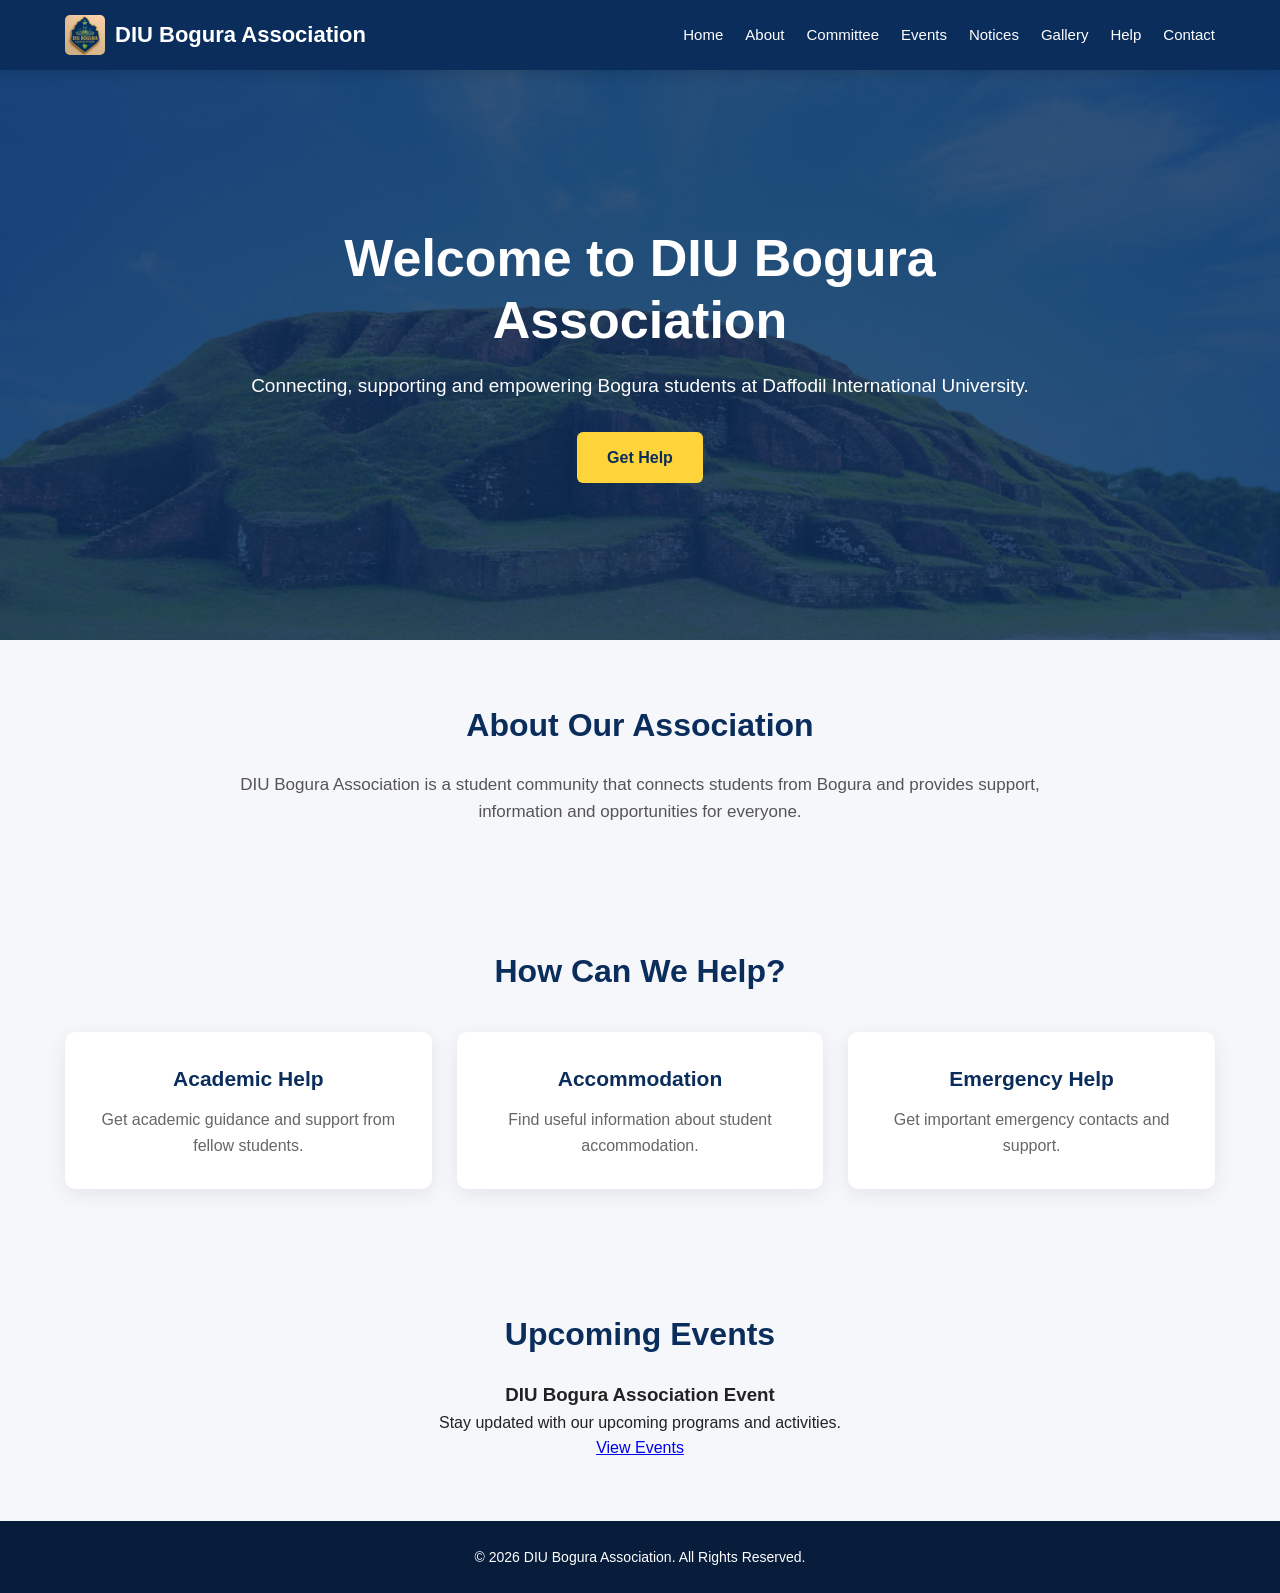
<file: index.html>
<!DOCTYPE html>
<html lang="en">
<head>
    <meta charset="UTF-8">
    <meta name="viewport" content="width=device-width, initial-scale=1.0">
    <title>DIU Bogura Association</title>
    <link rel="stylesheet" href="css/style.css">
</head>

<body>

    
    <header>
        <nav>
            <div class="logo">
                <a href="index.html" style="display: flex; align-items: center; gap: 10px; text-decoration: none; color: white;">
                    <img src="images/logo.jpg" alt="DIU Bogura Association Logo" class="logo-jpg" style="height: 40px; width: auto; border-radius: 5px;">
                    <span>DIU Bogura Association</span>
                </a>
            </div>

            <ul class="nav-links">
                <li><a href="index.html">Home</a></li>
                <li><a href="pages/about.html">About</a></li>
                <li><a href="pages/committee.html">Committee</a></li>
                <li><a href="pages/events.html">Events</a></li>
                <li><a href="pages/notices.html">Notices</a></li>
                <li><a href="pages/gallery.html">Gallery</a></li>
                <li><a href="pages/help.html">Help</a></li>
                <li><a href="pages/contact.html">Contact</a></li>
            </ul>
        </nav>
    </header>


    <main>

        
        <section class="hero">
            <div class="hero-content">
                <h1>Welcome to DIU Bogura Association</h1>
                <p>
                    Connecting, supporting and empowering Bogura students
                    at Daffodil International University.
                </p>
                <a href="pages/help.html" class="btn">
                    Get Help
                </a>
            </div>
        </section>


        
        <section class="about">
            <h2>About Our Association</h2>
            <p>
                DIU Bogura Association is a student community that connects
                students from Bogura and provides support, information and
                opportunities for everyone.
            </p>
        </section>


        <section class="services">
            <h2>How Can We Help?</h2>
            <div class="service-container">
                <div class="service-card">
                    <h3>Academic Help</h3>
                    <p>Get academic guidance and support from fellow students.</p>
                </div>

                <div class="service-card">
                    <h3>Accommodation</h3>
                    <p>Find useful information about student accommodation.</p>
                </div>

                <div class="service-card">
                    <h3>Emergency Help</h3>
                    <p>Get important emergency contacts and support.</p>
                </div>
            </div>
        </section>


        
        <section class="events">
            <h2>Upcoming Events</h2>
            <div class="event-card">
                <h3>DIU Bogura Association Event</h3>
                <p>Stay updated with our upcoming programs and activities.</p>
                <a href="pages/events.html">View Events</a>
            </div>
        </section>

    </main>


    <footer>
        <p>
            © 2026 DIU Bogura Association. All Rights Reserved.
        </p>
    </footer>

    <script src="js/script.js"></script>

</body>
</html>
</file>
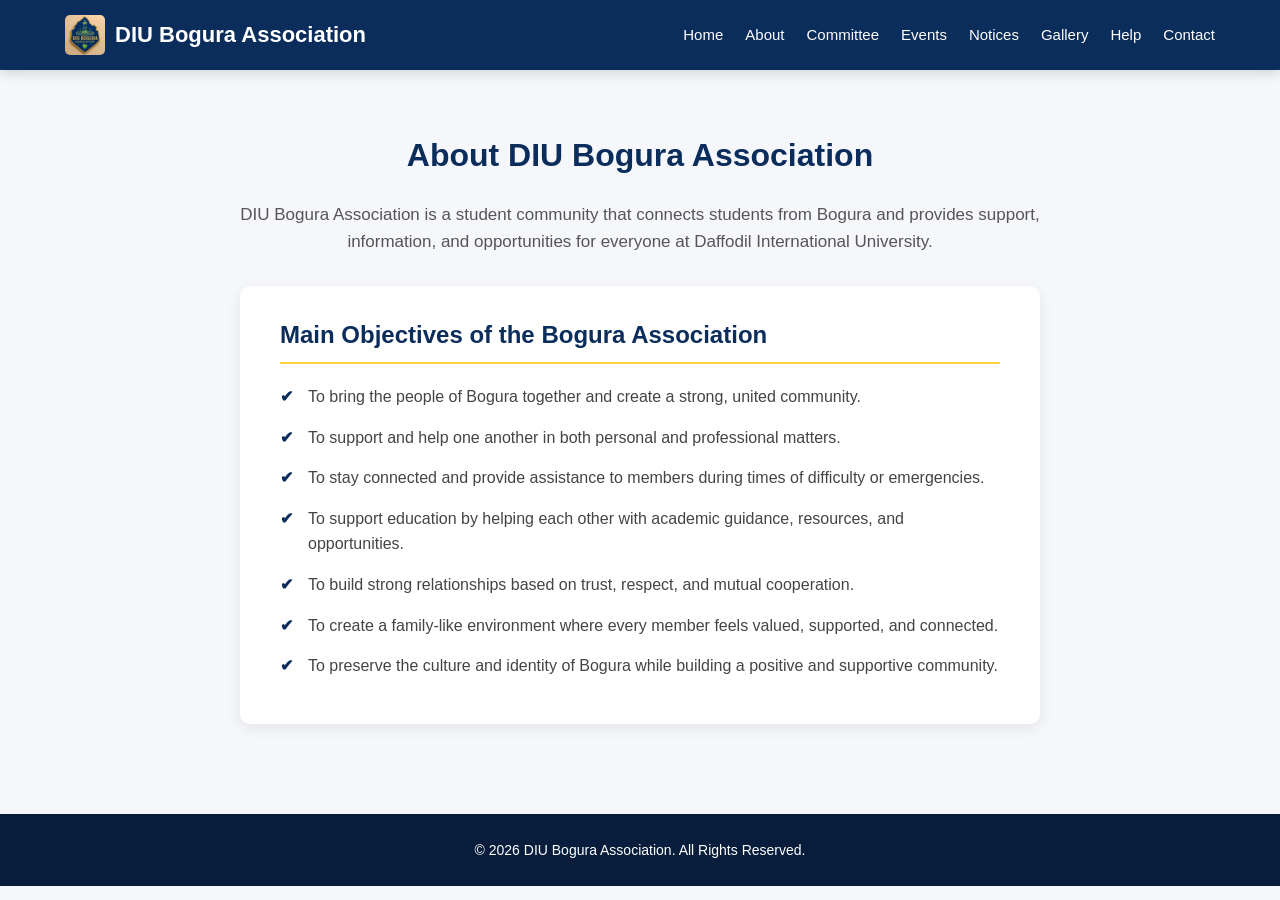
<file: pages/about.html>
<!DOCTYPE html>
<html lang="en">
<head>
    <meta charset="UTF-8">
    <meta name="viewport" content="width=device-width, initial-scale=1.0">
    <title>About Us - DIU Bogura Association</title>
    <link rel="stylesheet" href="../css/style.css">
    <style>
        .objectives-list {
            text-align: left;
            max-width: 800px;
            margin: 30px auto;
            background: #ffffff;
            padding: 30px 40px;
            border-radius: 10px;
            box-shadow: 0 4px 15px rgba(0,0,0,0.08);
        }
        .objectives-list h3 {
            color: #0b2d5c;
            font-size: 24px;
            margin-bottom: 20px;
            border-bottom: 2px solid #ffd43b;
            padding-bottom: 8px;
        }
        .objectives-list ul {
            list-style-type: none;
            padding: 0;
        }
        .objectives-list li {
            font-size: 16px;
            color: #444;
            margin-bottom: 15px;
            line-height: 1.6;
            position: relative;
            padding-left: 28px;
        }
        .objectives-list li::before {
            content: "✔";
            position: absolute;
            left: 0;
            color: #0b2d5c;
            font-weight: bold;
        }
    </style>
</head>
<body>

    <!-- Navigation Bar -->
    <header>
        <nav>
            <div class="logo">
                <a href="../index.html" style="display: flex; align-items: center; gap: 10px; text-decoration: none; color: white;">
                    <img src="../images/logo.jpg" alt="Logo" class="logo-img" style="height: 40px; width: auto; border-radius: 5px;">
                    <span>DIU Bogura Association</span>
                </a>
            </div>
            <ul class="nav-links">
                <li><a href="../index.html">Home</a></li>
                <li><a href="about.html">About</a></li>
                <li><a href="committee.html">Committee</a></li>
                <li><a href="events.html">Events</a></li>
                <li><a href="notices.html">Notices</a></li>
                <li><a href="gallery.html">Gallery</a></li>
                <li><a href="help.html">Help</a></li>
                <li><a href="contact.html">Contact</a></li>
            </ul>
        </nav>
    </header>

    <!-- Main Content -->
    <main class="about">
        <h2>About DIU Bogura Association</h2>
        <p>
            DIU Bogura Association is a student community that connects students from Bogura and provides support, information, and opportunities for everyone at Daffodil International University.
        </p>

        <!-- Objectives Card -->
        <div class="objectives-list">
            <h3>Main Objectives of the Bogura Association</h3>
            <ul>
                <li>To bring the people of Bogura together and create a strong, united community.</li>
                <li>To support and help one another in both personal and professional matters.</li>
                <li>To stay connected and provide assistance to members during times of difficulty or emergencies.</li>
                <li>To support education by helping each other with academic guidance, resources, and opportunities.</li>
                <li>To build strong relationships based on trust, respect, and mutual cooperation.</li>
                <li>To create a family-like environment where every member feels valued, supported, and connected.</li>
                <li>To preserve the culture and identity of Bogura while building a positive and supportive community.</li>
            </ul>
        </div>
    </main>

    <!-- Footer -->
    <footer>
        <p>© 2026 DIU Bogura Association. All Rights Reserved.</p>
    </footer>

    <script src="../js/script.js"></script>
</body>
</html>
</file>
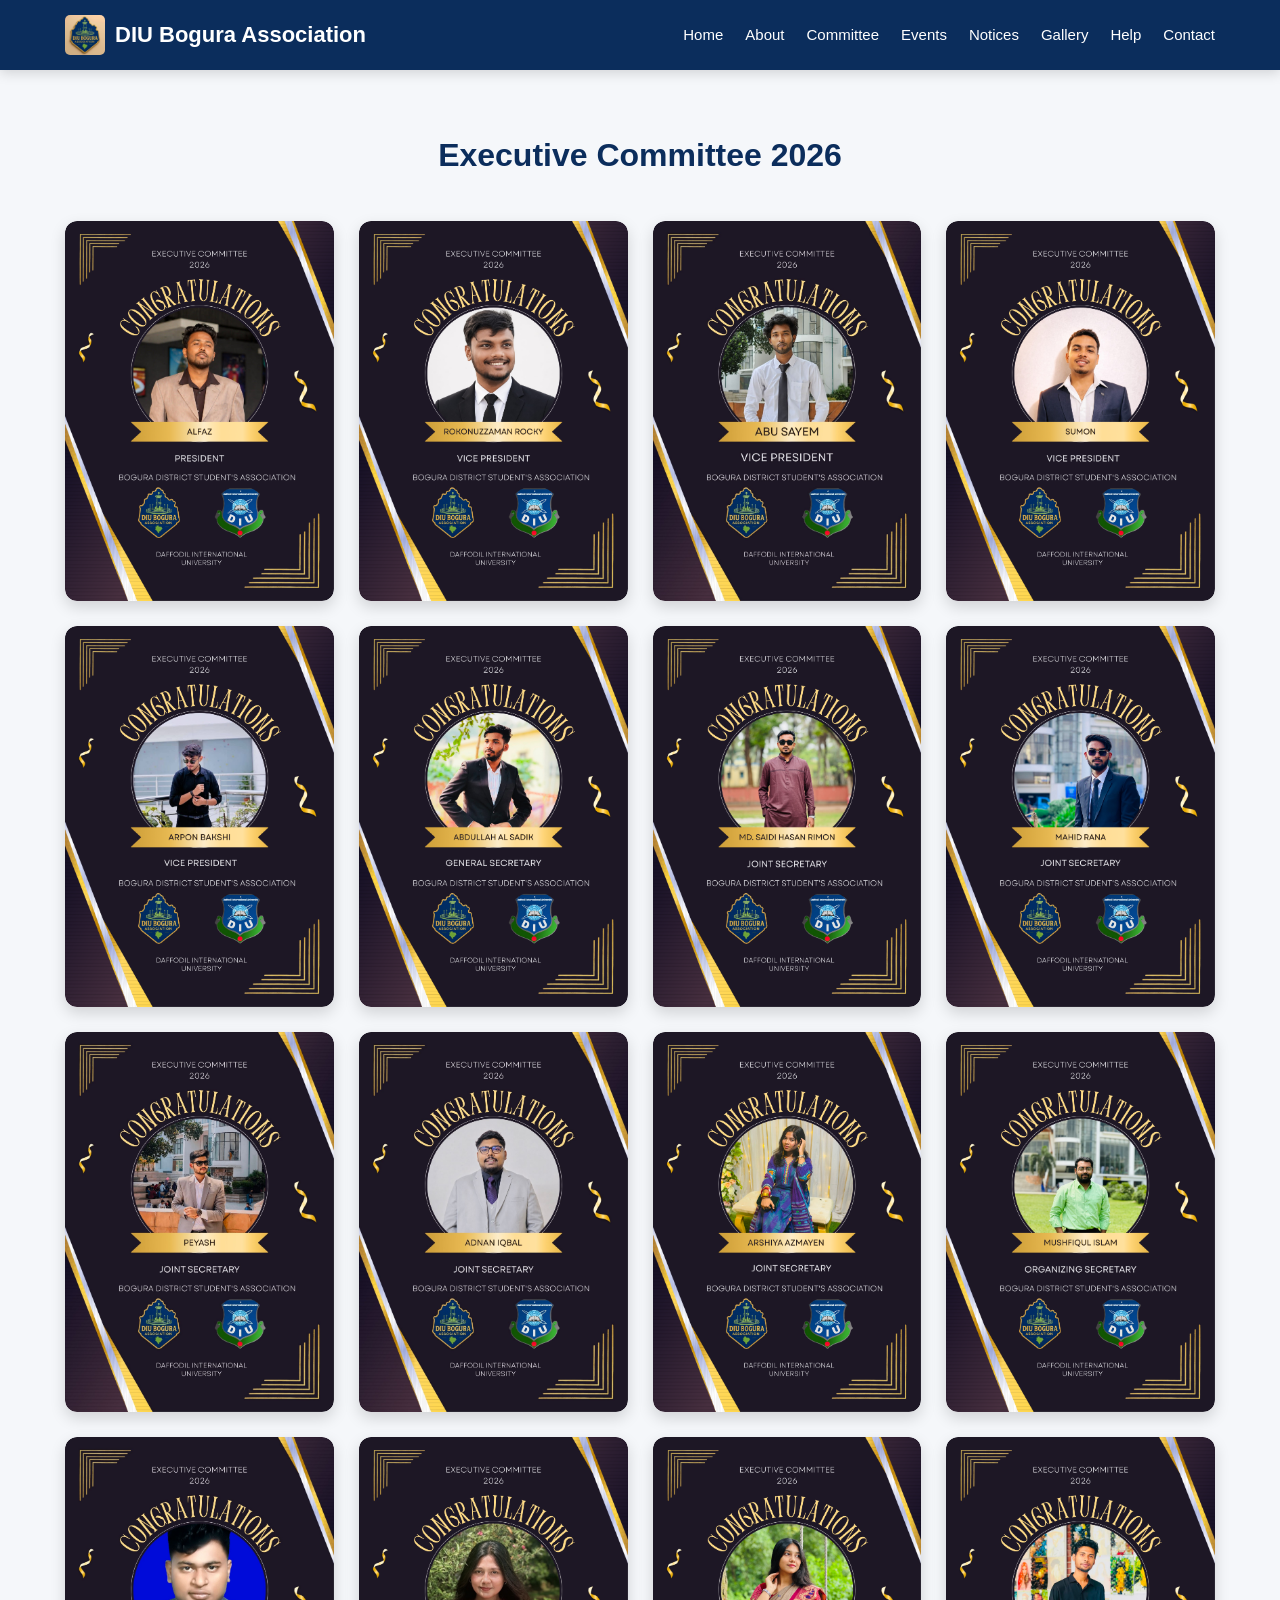
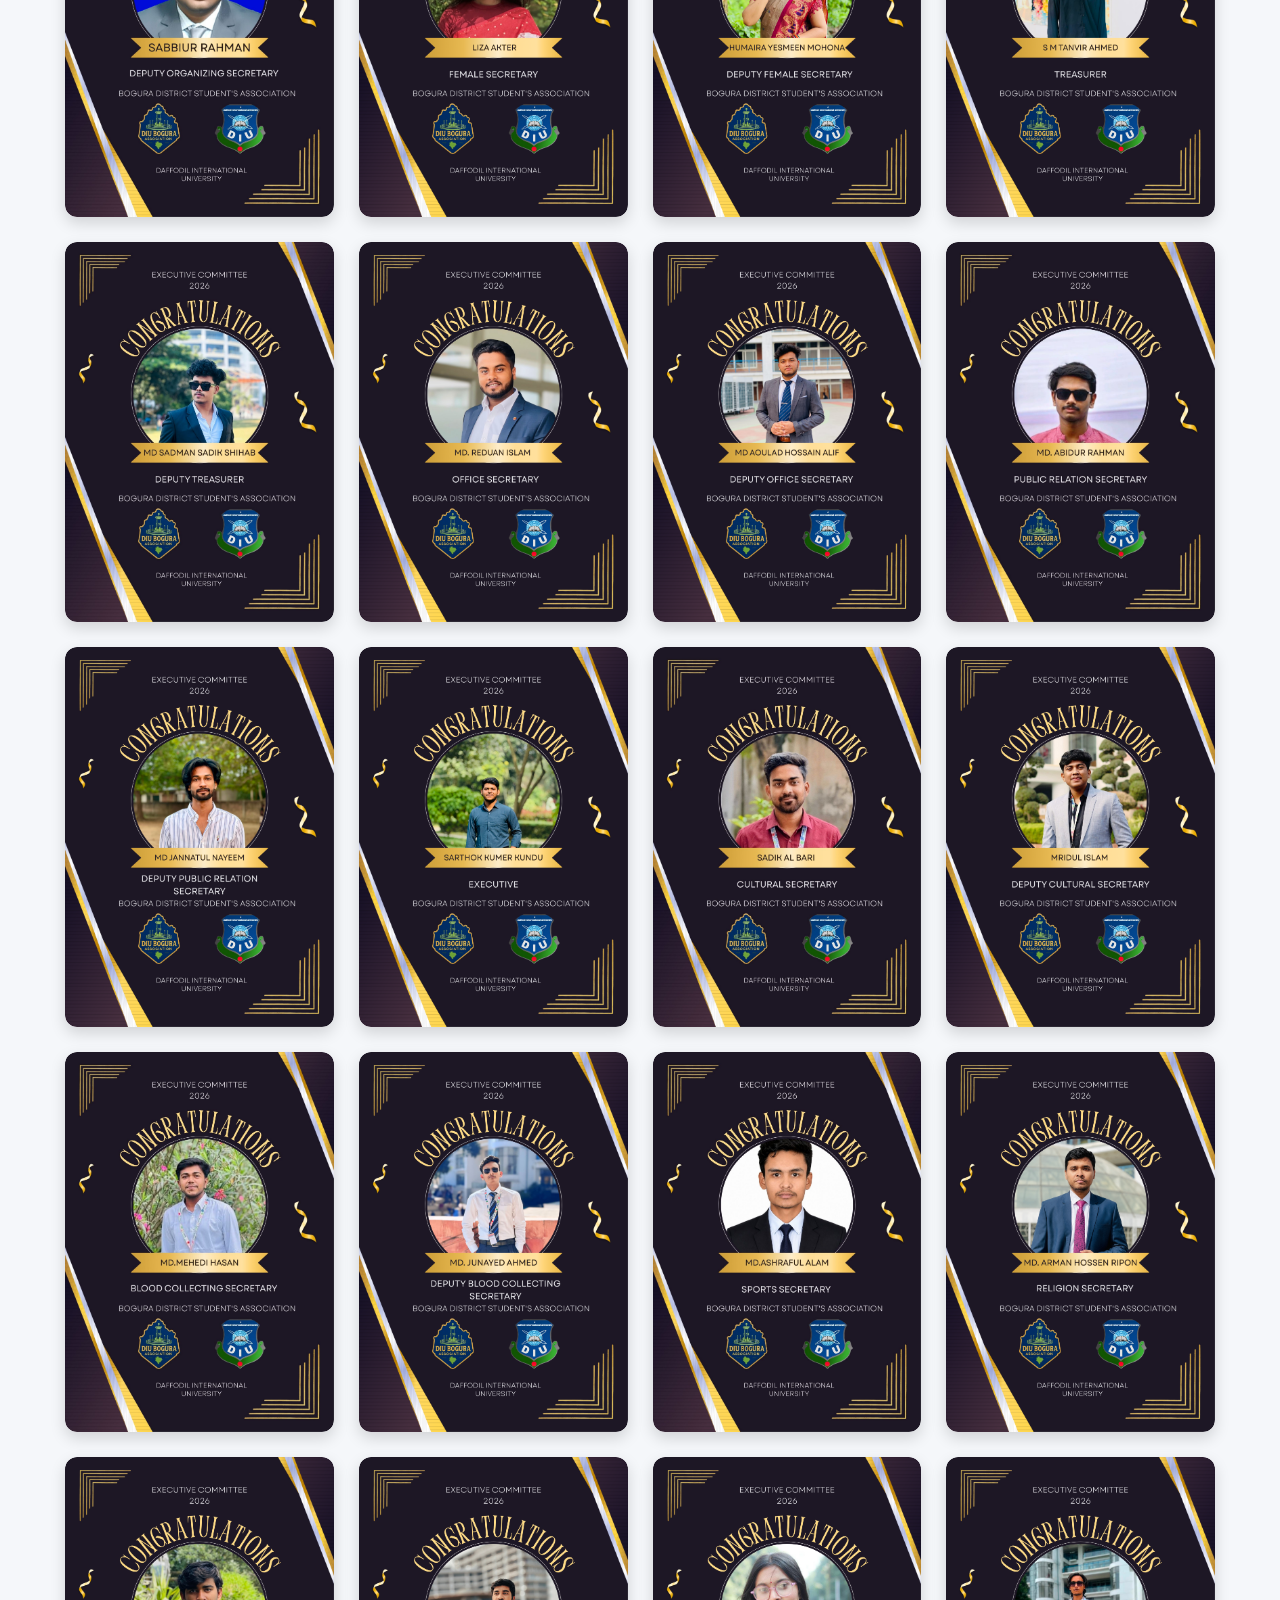
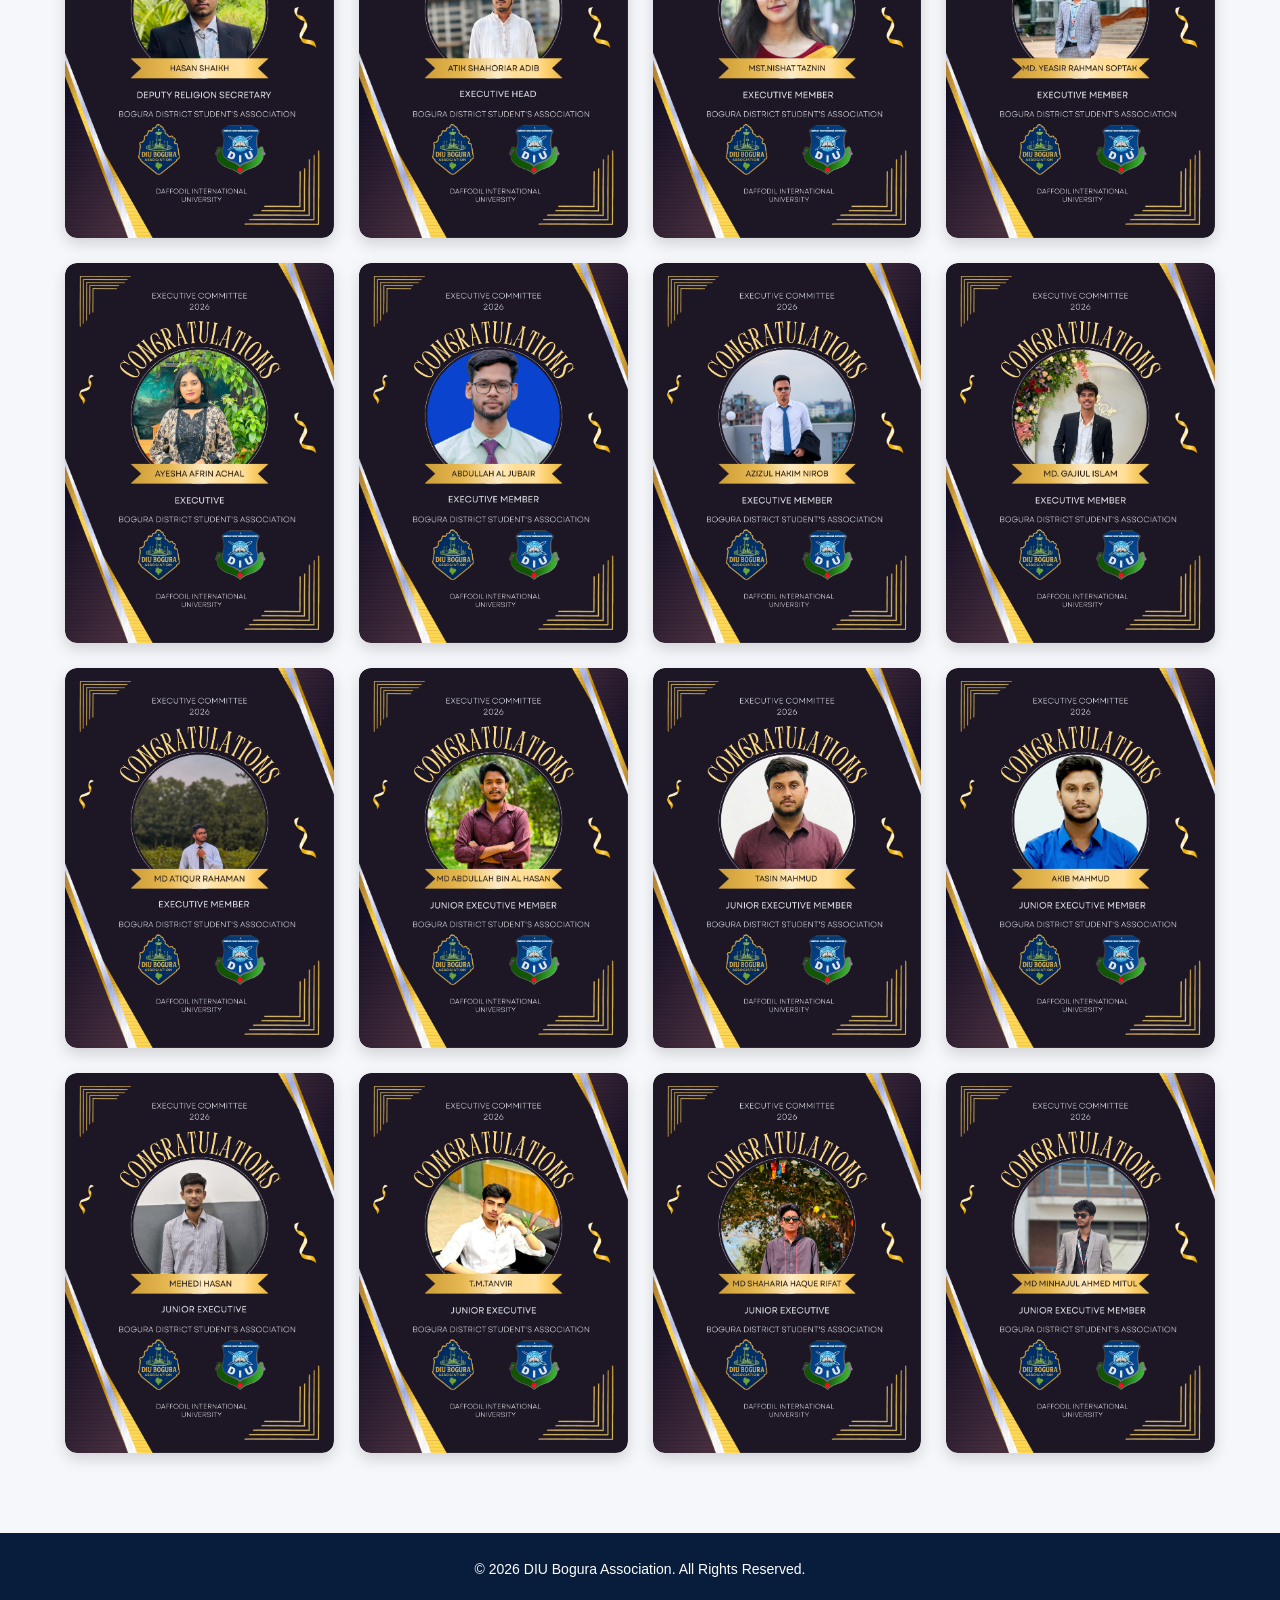
<file: pages/committee.html>
<!DOCTYPE html>
<html lang="bn">
<head>
    <meta charset="UTF-8">
    <meta name="viewport" content="width=device-width, initial-scale=1.0">
    <title>Committee - DIU Bogura Association</title>

    <link rel="stylesheet" href="../css/style.css">
</head>
<body>
    <header>
        <nav>
            <div class="logo">
                <a href="../index.html" style="display: flex; align-items: center; gap: 10px; text-decoration: none; color: white;">
                    <img src="../images/logo.jpg" alt="Logo" class="logo-img" style="height: 40px; width: auto; border-radius: 5px;">
                    <span>DIU Bogura Association</span>
                </a>
            </div>
            <ul class="nav-links">
                <li><a href="../index.html">Home</a></li>
                <li><a href="about.html">About</a></li>
                <li><a href="committee.html">Committee</a></li>
                <li><a href="events.html">Events</a></li>
                <li><a href="notices.html">Notices</a></li>
                <li><a href="gallery.html">Gallery</a></li>
                <li><a href="help.html">Help</a></li>
                <li><a href="contact.html">Contact</a></li>
            </ul>
        </nav>
    </header>
    <main class="container">
        <h2 class="section-title">Executive Committee 2026</h2>

        <div class="grid-container">
            <div class="card">
                <img src="../images/alfaz-hossain-ovi.png" alt="Alfaz Hossain Ovi - President">
            </div>

            <div class="card">
                <img src="../images/rokonuzzaman-rocky.png" alt="Rokonuzzaman Rocky - Vice President">
            </div>
            <div class="card">
                <img src="../images/abu-sayem.jpg" alt="Abu Sayem - Vice President">
            </div>
            <div class="card">
                <img src="../images/arifin-sumon.png" alt="Arifin Sumon - Vice President">
            </div>
            
            <div class="card">
                <img src="../images/arpon-bakshi.png" alt="Arpon Bakshi - Vice President">
            </div>

            <div class="card">
                <img src="../images/abdullah-al-sadik.png" alt="Abdullah Al Sadik - General Secretary">
            </div>

           
            <div class="card">
                <img src="../images/saidi-hasan-rimon.png" alt="Saidi Hasan Rimon - Joint Secretary">
            </div>
            <div class="card">
                <img src="../images/mahid-rana.png" alt="Mahid Rana - Joint Secretary">
            </div>
           
            <div class="card">
                <img src="../images/shoyab-siddik.jpg" alt="Shoyab Siddik - Joint Secretary">
            </div>
            
            <div class="card">
                <img src="../images/adnan-iqbal.jpg" alt="Adnan Iqbal - Joint Secretary">
            </div>
            <div class="card">
                <img src="../images/arshiya-azmayen.png" alt="Arshiya Azmayen - Joint Secretary">
            </div>

            <div class="card">
                <img src="../images/mushfiqul-islam-ruhit.png" alt="Md. Mushfiqul Islam Ruhit - Organizing Secretary">
            </div>
            <div class="card">
                <img src="../images/sabbiur-rahman.jpg" alt="Sabbiur Rahman - Deputy Organizing Secretary">
            </div>

            <div class="card">
                <img src="../images/liza-akter.png" alt="Liza Akter - Female Secretary">
            </div>
            <div class="card">
                <img src="../images/humaira-yesmeen-mohona.png" alt="Humaira Yesmeen Mohona - Deputy Female Secretary">
            </div>
            <div class="card">
                <img src="../images/tanvir-ahmed.png" alt="S M Tanvir Ahmed - Treasurer">
            </div>
            <div class="card">
                <img src="../images/sadman-sadik-shihab.jpg" alt="Md. Sadman Sadik Shihab - Deputy Treasurer">
            </div>
            <div class="card">
                <img src="../images/reduan-islam.png" alt="Md. Reduan Islam - Office Secretary">
            </div>
            <div class="card">
                <img src="../images/aoulad-hossain-alif.png" alt="Md. Aoulad Hossain Alif - Deputy Office Secretary">
            </div>
            <div class="card">
                <img src="../images/abidur-rahman.jpg" alt="Md. Abidur Rahman - Public Relation Secretary">
            </div>
            <div class="card">
                <img src="../images/jannatul-nayeem.png" alt="Md. Jannatul Nayeem - Deputy Public Relation Secretary">
            </div>
            <div class="card">
                <img src="../images/salman-saifi-chowdhury.png" alt="Md. Salman Saifi Chowdhury - Event Management Secretary">
            </div>
            
            <div class="card">
                <img src="../images/sadik-al-bari.jpg" alt="Sadik Al Bari - Cultural Secretary">
            </div>
            <div class="card">
                <img src="../images/mridul-islam.png" alt="Mridul Islam - Deputy Cultural Secretary">
            </div>
            <div class="card">
                <img src="../images/mehedi-hasan.jpg" alt="Md. Mehedi Hasan - Blood Collecting Secretary">
            </div>
            <div class="card">
                <img src="../images/junayed-ahmed.png" alt="Md. Junayed Ahmed - Deputy Blood Collecting Secretary">
            </div>
            <div class="card">
                <img src="../images/ashraful-alam.jpg" alt="Md. Ashraful Alam - Sports Secretary">
            </div>
           
            <div class="card">
                <img src="../images/arman-hossen-ripon.png" alt="Md. Arman Hossen Ripon - Religion Secretary">
            </div>
            <div class="card">
                <img src="../images/hasan-shaikh.png" alt="Hasan Shaikh - Deputy Religion Secretary">
            </div>

            
            <div class="card">
                <img src="../images/atik-shahoriar-adib.png" alt="Atik Shahoriar Adib - Executive Head">
            </div>
            <div class="card">
                <img src="../images/nishat-tasnin.png" alt="Mst. Nishat Tasnin - Executive">
            </div>
            
            <div class="card">
                <img src="../images/yeasir-rahman-soptak.png" alt="Md. Yeasir Rahman Soptak - Executive">
            </div>
            <div class="card">
                <img src="../images/ayesha-afrin-achol.jpg" alt="Ayesha Afrin Achol - Executive">
            </div>
            <div class="card">
                <img src="../images/abdullah-al-jubair.png" alt="Abdullah Al Jubair - Executive">
            </div>
            
            <div class="card">
                <img src="../images/azizul-hakim-nirob.png" alt="Md. Azizul Hakim Nirob - Executive">
            </div>
            <div class="card">
                <img src="../images/gajiul-islam.jpg" alt="Md. Gajiul Islam - Executive">
            </div>

            <div class="card">
                <img src="../images/atiqur-rahman.png" alt="Md. Atiqur Rahman - Executive">
            </div>
            

            <div class="card">
                <img src="../images/abdullah-bin-al-hasan.png" alt="Md. Abdullah Bin Al Hasan - Junior Executive Member">
            </div>
            <div class="card">
                <img src="../images/tasin-mahmud.png" alt="Tasin Mahmud - Junior Executive Member">
            </div>
            <div class="card">
                <img src="../images/akib-mahmud.png" alt="Akib Mahmud - Junior Executive Member">
            </div>
            <div class="card">
                <img src="../images/mehedi-hasan-junior.png" alt="Mehedi Hasan - Junior Executive Member">
            </div>
            <div class="card">
                <img src="../images/tm-tanvir.png" alt="T.M. Tanvir - Junior Executive Member">
            </div>
           
            <div class="card">
                <img src="../images/shaharia-haque-rifat.png" alt="Shaharia Haque Rifat - Junior Executive Member">
            </div>
            <div class="card">
                <img src="../images/minhajul-ahmed-mitul.png" alt="Md. Minhajul Ahmed Mitul - Junior Executive Member">
            </div>
            
        </div>
    </main>


    <footer>
        <p>© 2026 DIU Bogura Association. All Rights Reserved.</p>
    </footer>

    <script src="../js/script.js"></script>
</body>
</html>
</file>
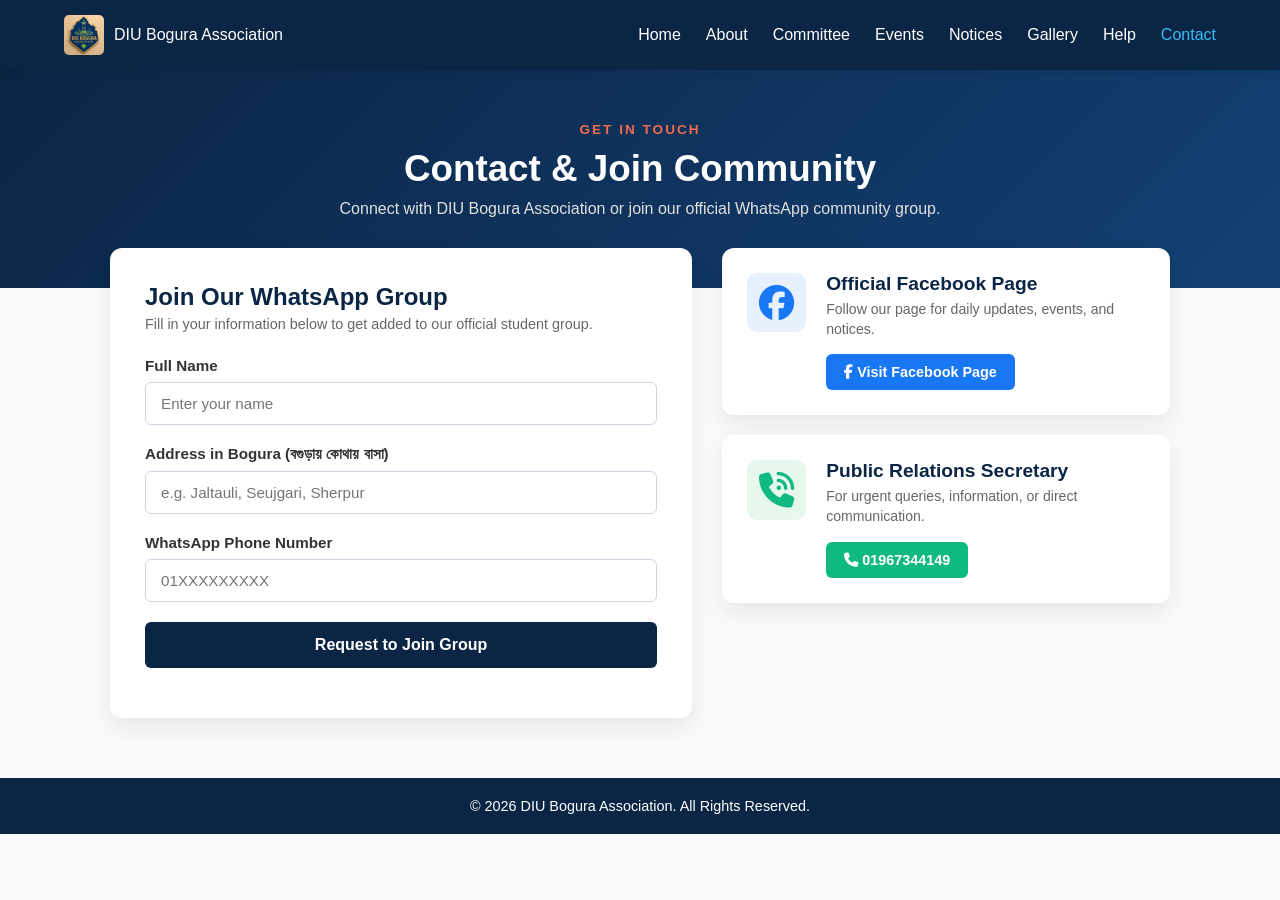
<file: pages/contact.html>
<!DOCTYPE html>
<html lang="en">
<head>
    <meta charset="UTF-8">
    <meta name="viewport" content="width=device-width, initial-scale=1.0">
    <title>Contact Us | DIU Bogura Association</title>
    <link rel="stylesheet" href="../css/contact.css">
    <!-- Font Awesome Icons CDN -->
    <link rel="stylesheet" href="https://cdnjs.cloudflare.com/ajax/libs/font-awesome/6.4.0/css/all.min.css">
</head>
<body>

    <!-- Header Navigation Bar -->
    <header>
        <nav>
            <div class="logo">
                <a href="../index.html" style="display: flex; align-items: center; gap: 10px; text-decoration: none; color: white;">
                    <img src="../images/logo.jpg" alt="Logo" class="logo-img" style="height: 40px; width: auto; border-radius: 5px;" onerror="this.onerror=null; this.src='../images/logo.png';">
                    <span>DIU Bogura Association</span>
                </a>
            </div>

            <ul class="nav-links">
                <li><a href="../index.html">Home</a></li>
                <li><a href="about.html">About</a></li>
                <li><a href="committee.html">Committee</a></li>
                <li><a href="events.html">Events</a></li>
                <li><a href="notices.html">Notices</a></li>
                <li><a href="gallery.html">Gallery</a></li>
                <li><a href="help.html">Help</a></li>
                <li><a href="contact.html" class="active">Contact</a></li>
            </ul>
        </nav>
    </header>

    <main class="contact-page">
        <!-- Hero Section -->
        <section class="contact-hero">
            <div class="contact-hero-content">
                <span class="small-title">GET IN TOUCH</span>
                <h1>Contact & Join Community</h1>
                <p>Connect with DIU Bogura Association or join our official WhatsApp community group.</p>
            </div>
        </section>

        <!-- Main Content Section -->
        <section class="contact-container">
            <!-- Left Column: Contact Form -->
            <div class="contact-form-card">
                <h2>Join Our WhatsApp Group</h2>
                <p>Fill in your information below to get added to our official student group.</p>

                <form action="https://formspree.io/f/mdenwaww" method="POST" id="contactForm">
                    <div class="form-group">
                        <label for="name">Full Name</label>
                        <input type="text" id="name" name="name" placeholder="Enter your name" required>
                    </div>

                    <div class="form-group">
                        <label for="address">Address in Bogura (বগুড়ায় কোথায় বাসা)</label>
                        <input type="text" id="address" name="bogura_address" placeholder="e.g. Jaltauli, Seujgari, Sherpur" required>
                    </div>

                    <div class="form-group">
                        <label for="whatsapp">WhatsApp Phone Number</label>
                        <input type="tel" id="whatsapp" name="whatsapp_number" placeholder="01XXXXXXXXX" required>
                    </div>

                    <button type="submit" class="submit-btn">Request to Join Group</button>
                    <div id="contactFormStatus" class="form-status"></div>
                </form>
            </div>

            <!-- Right Column: Info & Social Links -->
            <div class="contact-info-cards">
                <!-- Facebook Card -->
                <div class="info-card fb-card">
                    <div class="info-icon">
                        <i class="fa-brands fa-facebook"></i>
                    </div>
                    <div class="info-details">
                        <h3>Official Facebook Page</h3>
                        <p>Follow our page for daily updates, events, and notices.</p>
                        <a href="https://www.facebook.com/profile.php?id=100089359437729" target="_blank" class="info-link">
                            <i class="fa-brands fa-facebook-f"></i> Visit Facebook Page
                        </a>
                    </div>
                </div>

                <!-- Emergency Contact Card -->
                <div class="info-card phone-card">
                    <div class="info-icon">
                        <i class="fa-solid fa-phone-volume"></i>
                    </div>
                    <div class="info-details">
                        <h3>Public Relations Secretary</h3>
                        <p>For urgent queries, information, or direct communication.</p>
                        <a href="tel:01967344149" class="info-link phone-link">
                            <i class="fa-solid fa-phone"></i> 01967344149
                        </a>
                    </div>
                </div>
            </div>
        </section>
    </main>

    <!-- Footer -->
    <footer class="events-footer">
        <p>© 2026 DIU Bogura Association. All Rights Reserved.</p>
    </footer>

    <script src="../js/contact.js"></script>
</body>
</html>
</file>
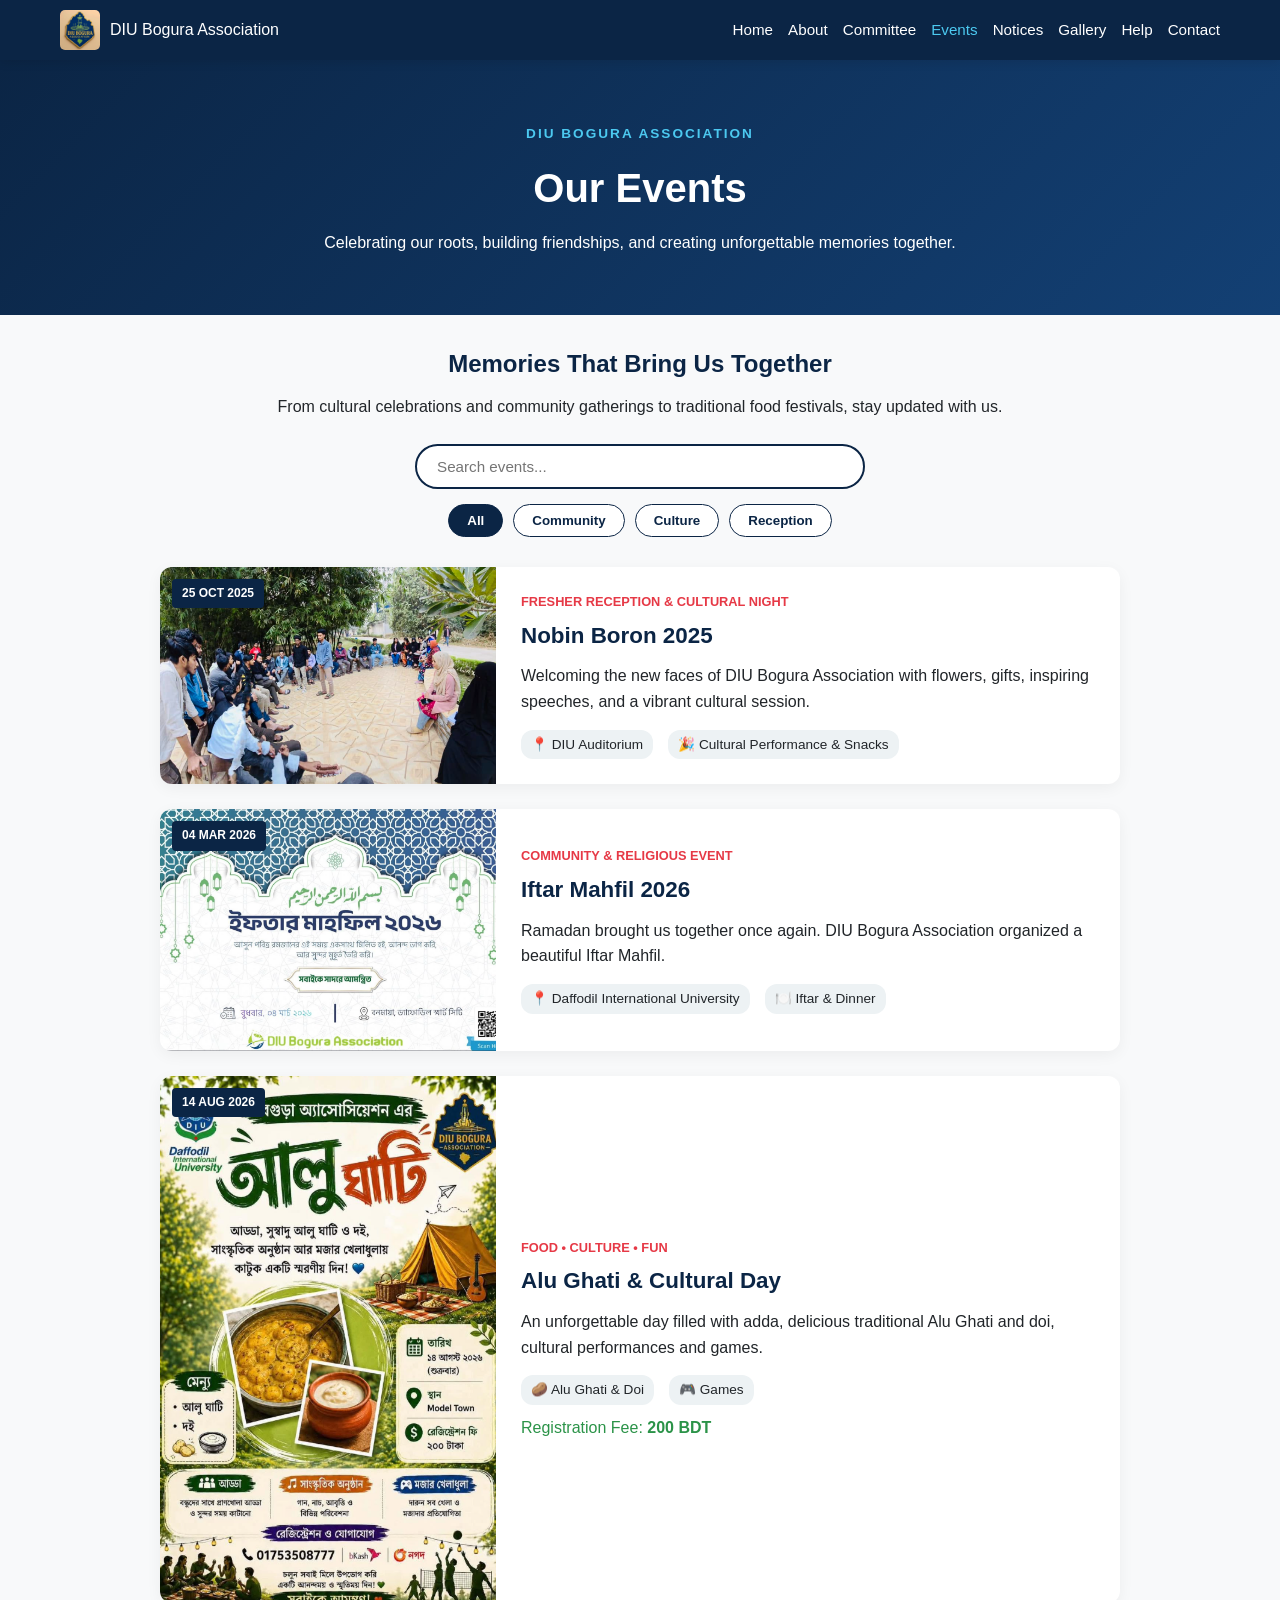
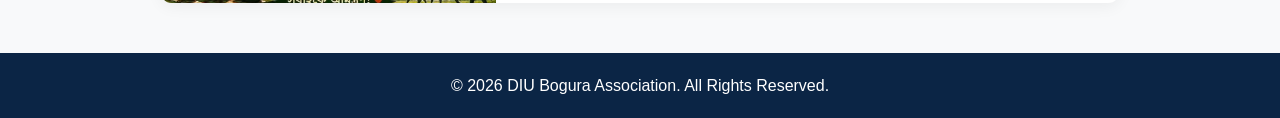
<file: pages/events.html>
<!DOCTYPE html>
<html lang="en">
<head>
    <meta charset="UTF-8">
    <meta name="viewport" content="width=device-width, initial-scale=1.0">
    <title>Events | DIU Bogura Association</title>
    <link rel="stylesheet" href="../css/notices.css">
</head>
<body>

    <!-- Navigation Bar -->
    <header>
        <nav>
            <div class="logo">
                <a href="../index.html" style="display: flex; align-items: center; gap: 10px; text-decoration: none; color: white;">
                    <img src="../images/logo.jpg" alt="Logo" class="logo-img" style="height: 40px; width: auto; border-radius: 5px;">
                    <span>DIU Bogura Association</span>
                </a>
            </div>
            <ul class="nav-links">
                <li><a href="../index.html">Home</a></li>
                <li><a href="about.html">About</a></li>
                <li><a href="committee.html">Committee</a></li>
                <li><a href="events.html" class="active">Events</a></li>
                <li><a href="notices.html">Notices</a></li>
                <li><a href="gallery.html">Gallery</a></li>
                <li><a href="help.html">Help</a></li>
                <li><a href="contact.html">Contact</a></li>
            </ul>
        </nav>
    </header>

    <!-- Main Content -->
    <main class="events-page">
        <!-- Hero Section -->
        <section class="events-hero">
            <div class="events-hero-content">
                <span class="small-title">DIU BOGURA ASSOCIATION</span>
                <h1>Our Events</h1>
                <p>Celebrating our roots, building friendships, and creating unforgettable memories together.</p>
            </div>
        </section>

        <!-- Search & Filter Section -->
        <section class="events-intro">
            <h2>Memories That Bring Us Together</h2>
            <p>From cultural celebrations and community gatherings to traditional food festivals, stay updated with us.</p>
            
            <div class="search-filter-wrapper">
                <input type="text" id="searchInput" class="notice-search-input" placeholder="Search events...">
                <div class="filter-container">
                    <button class="filter-btn active" data-category="all">All</button>
                    <button class="filter-btn" data-category="community">Community</button>
                    <button class="filter-btn" data-category="culture">Culture</button>
                    <button class="filter-btn" data-category="reception">Reception</button>
                </div>
            </div>
        </section>

        <!-- Cards Container -->
        <div class="cards-wrapper">

            <!-- Event 01: Nobin Boron -->
            <article class="event-card notice-card" data-category="reception">
                <div class="event-image">
                    <img src="../images/events/fresher-reception-2025.png" alt="Nobin Boron 2025">
                    <span class="date-badge">25 OCT 2025</span>
                </div>
                <div class="event-content">
                    <span class="event-category notice-category">Fresher Reception & Cultural Night</span>
                    <h2>Nobin Boron 2025</h2>
                    <p>Welcoming the new faces of DIU Bogura Association with flowers, gifts, inspiring speeches, and a vibrant cultural session.</p>
                    <div class="event-info">
                        <span>📍 DIU Auditorium</span>
                        <span>🎉 Cultural Performance & Snacks</span>
                    </div>
                </div>
            </article>

            <!-- Event 02: Iftar Mahfil -->
            <article class="event-card notice-card" data-category="community">
                <div class="event-image">
                    <img src="../images/events/iftar-2026.png" alt="Iftar Mahfil 2026">
                    <span class="date-badge">04 MAR 2026</span>
                </div>
                <div class="event-content">
                    <span class="event-category notice-category">Community & Religious Event</span>
                    <h2>Iftar Mahfil 2026</h2>
                    <p>Ramadan brought us together once again. DIU Bogura Association organized a beautiful Iftar Mahfil.</p>
                    <div class="event-info">
                        <span>📍 Daffodil International University</span>
                        <span>🍽️ Iftar & Dinner</span>
                    </div>
                </div>
            </article>

            <!-- Event 03: Alu Ghati -->
            <article class="event-card notice-card" data-category="culture">
                <div class="event-image">
                    <img src="../images/events/alu-ghati-2026.png" alt="Alu Ghati Event 2026">
                    <span class="date-badge">14 AUG 2026</span>
                </div>
                <div class="event-content">
                    <span class="event-category notice-category">Food • Culture • Fun</span>
                    <h2>Alu Ghati & Cultural Day</h2>
                    <p>An unforgettable day filled with adda, delicious traditional Alu Ghati and doi, cultural performances and games.</p>
                    <div class="event-info">
                        <span>🥔 Alu Ghati & Doi</span>
                        <span>🎮 Games</span>
                    </div>
                    <div class="event-fee">Registration Fee: <strong>200 BDT</strong></div>
                </div>
            </article>

        </div>
    </main>

    <!-- Modal Lightbox -->
    <div id="imageModal" class="modal">
        <span class="close-modal">&times;</span>
        <img class="modal-content" id="imgFull">
    </div>

    <!-- Footer -->
    <footer class="events-footer">
        <p>© 2026 DIU Bogura Association. All Rights Reserved.</p>
    </footer>

    <script src="../js/notices.js"></script>
</body>
</html>
</file>
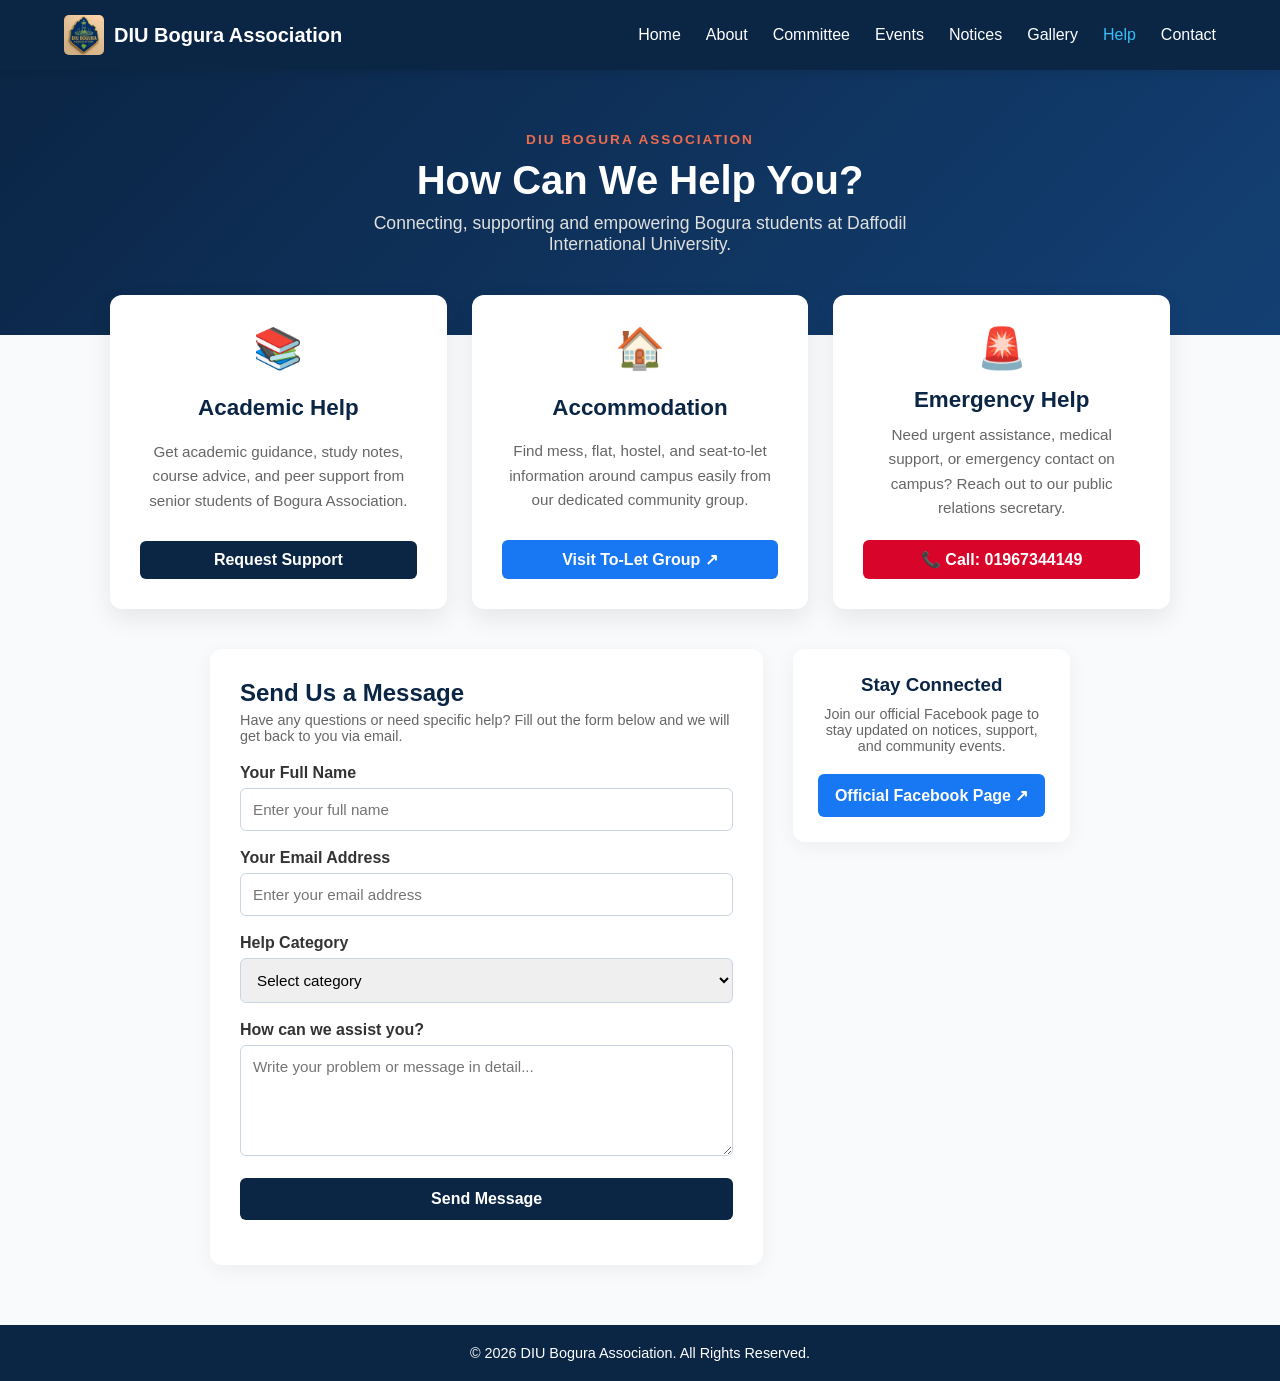
<file: pages/help.html>
<!DOCTYPE html>
<html lang="en">
<head>
    <meta charset="UTF-8">
    <meta name="viewport" content="width=device-width, initial-scale=1.0">
    <title>Help & Support | DIU Bogura Association</title>
    <link rel="stylesheet" href="../css/help.css">
</head>
<body>

    <!-- Navigation Bar -->
    <header>
        <nav>
            <div class="logo">
                <a href="../index.html" style="display: flex; align-items: center; gap: 10px; text-decoration: none; color: white;">
                    <img src="../images/logo.jpg" alt="Logo" class="logo-img" style="height: 40px; width: auto; border-radius: 5px;" onerror="this.onerror=null; this.src='../images/logo.png';">
                    <span>DIU Bogura Association</span>
                </a>
            </div>

            <!-- Navigation Links (Fix for Not Reachable issue) -->
            <ul class="nav-links">
                <li><a href="../index.html">Home</a></li>
                <li><a href="about.html">About</a></li>
                <li><a href="committee.html">Committee</a></li>
                <li><a href="events.html">Events</a></li>
                <li><a href="notices.html">Notices</a></li>
                <li><a href="gallery.html">Gallery</a></li>
                <li><a href="help.html" class="active">Help</a></li>
                <li><a href="contact.html">Contact</a></li>
            </ul>
        </nav>
    </header>

    <main class="help-page">
        <!-- Hero Section -->
        <section class="help-hero">
            <div class="help-hero-content">
                <span class="small-title">DIU BOGURA ASSOCIATION</span>
                <h1>How Can We Help You?</h1>
                <p>Connecting, supporting and empowering Bogura students at Daffodil International University.</p>
            </div>
        </section>

        <!-- Help Categories Section -->
        <section class="help-categories-section">
            <div class="category-cards-wrapper">
                
                <!-- Academic Help -->
                <div class="help-card" id="academic">
                    <div class="icon">📚</div>
                    <h3>Academic Help</h3>
                    <p>Get academic guidance, study notes, course advice, and peer support from senior students of Bogura Association.</p>
                    <a href="#contact-form" class="card-btn">Request Support</a>
                </div>

                <!-- Accommodation -->
                <div class="help-card" id="accommodation">
                    <div class="icon">🏠</div>
                    <h3>Accommodation</h3>
                    <p>Find mess, flat, hostel, and seat-to-let information around campus easily from our dedicated community group.</p>
                    <a href="https://facebook.com/groups/1045509233090300/" target="_blank" class="card-btn external">Visit To-Let Group ↗</a>
                </div>

                <!-- Emergency Help -->
                <div class="help-card" id="emergency">
                    <div class="icon">🚨</div>
                    <h3>Emergency Help</h3>
                    <p>Need urgent assistance, medical support, or emergency contact on campus? Reach out to our public relations secretary.</p>
                    <a href="tel:01967344149" class="card-btn emergency-btn">📞 Call: 01967344149</a>
                </div>

            </div>
        </section>

        <!-- Help Message Form & Social Connect -->
        <section class="help-form-section" id="contact-form">
            <div class="form-container">
                <h2>Send Us a Message</h2>
                <p>Have any questions or need specific help? Fill out the form below and we will get back to you via email.</p>

                <!-- Formspree Form Integration -->
                <form action="https://formspree.io/f/mdenwaww" method="POST" id="helpForm">
                    <!-- Corrected form-group wrapper -->
                    <div class="form-group">
                        <label for="name">Your Full Name</label>
                        <input type="text" id="name" name="name" placeholder="Enter your full name" required>
                    </div>

                    <div class="form-group">
                        <label for="email">Your Email Address</label>
                        <input type="email" id="email" name="email" placeholder="Enter your email address" required>
                    </div>

                    <div class="form-group">
                        <label for="category">Help Category</label>
                        <select id="category" name="category" required>
                            <option value="" disabled selected>Select category</option>
                            <option value="Academic Help">Academic Help</option>
                            <option value="Accommodation">Accommodation</option>
                            <option value="Emergency Support">Emergency Support</option>
                            <option value="General Query">General Query</option>
                        </select>
                    </div>

                    <div class="form-group">
                        <label for="message">How can we assist you?</label>
                        <textarea id="message" name="message" rows="5" placeholder="Write your problem or message in detail..." required></textarea>
                    </div>

                    <button type="submit" class="submit-btn">Send Message</button>
                    <div id="formStatus" class="form-status"></div>
                </form>
            </div>

            <!-- Social Connect Card -->
            <div class="social-connect-card">
                <h3>Stay Connected</h3>
                <p>Join our official Facebook page to stay updated on notices, support, and community events.</p>
                <a href="https://www.facebook.com/profile.php?id=100089359437729" target="_blank" class="fb-btn">
                    Official Facebook Page ↗
                </a>
            </div>
        </section>
    </main>

    <!-- Footer -->
    <footer class="events-footer">
        <p>© 2026 DIU Bogura Association. All Rights Reserved.</p>
    </footer>

    <script src="../js/help.js"></script>
</body>
</html>
</file>
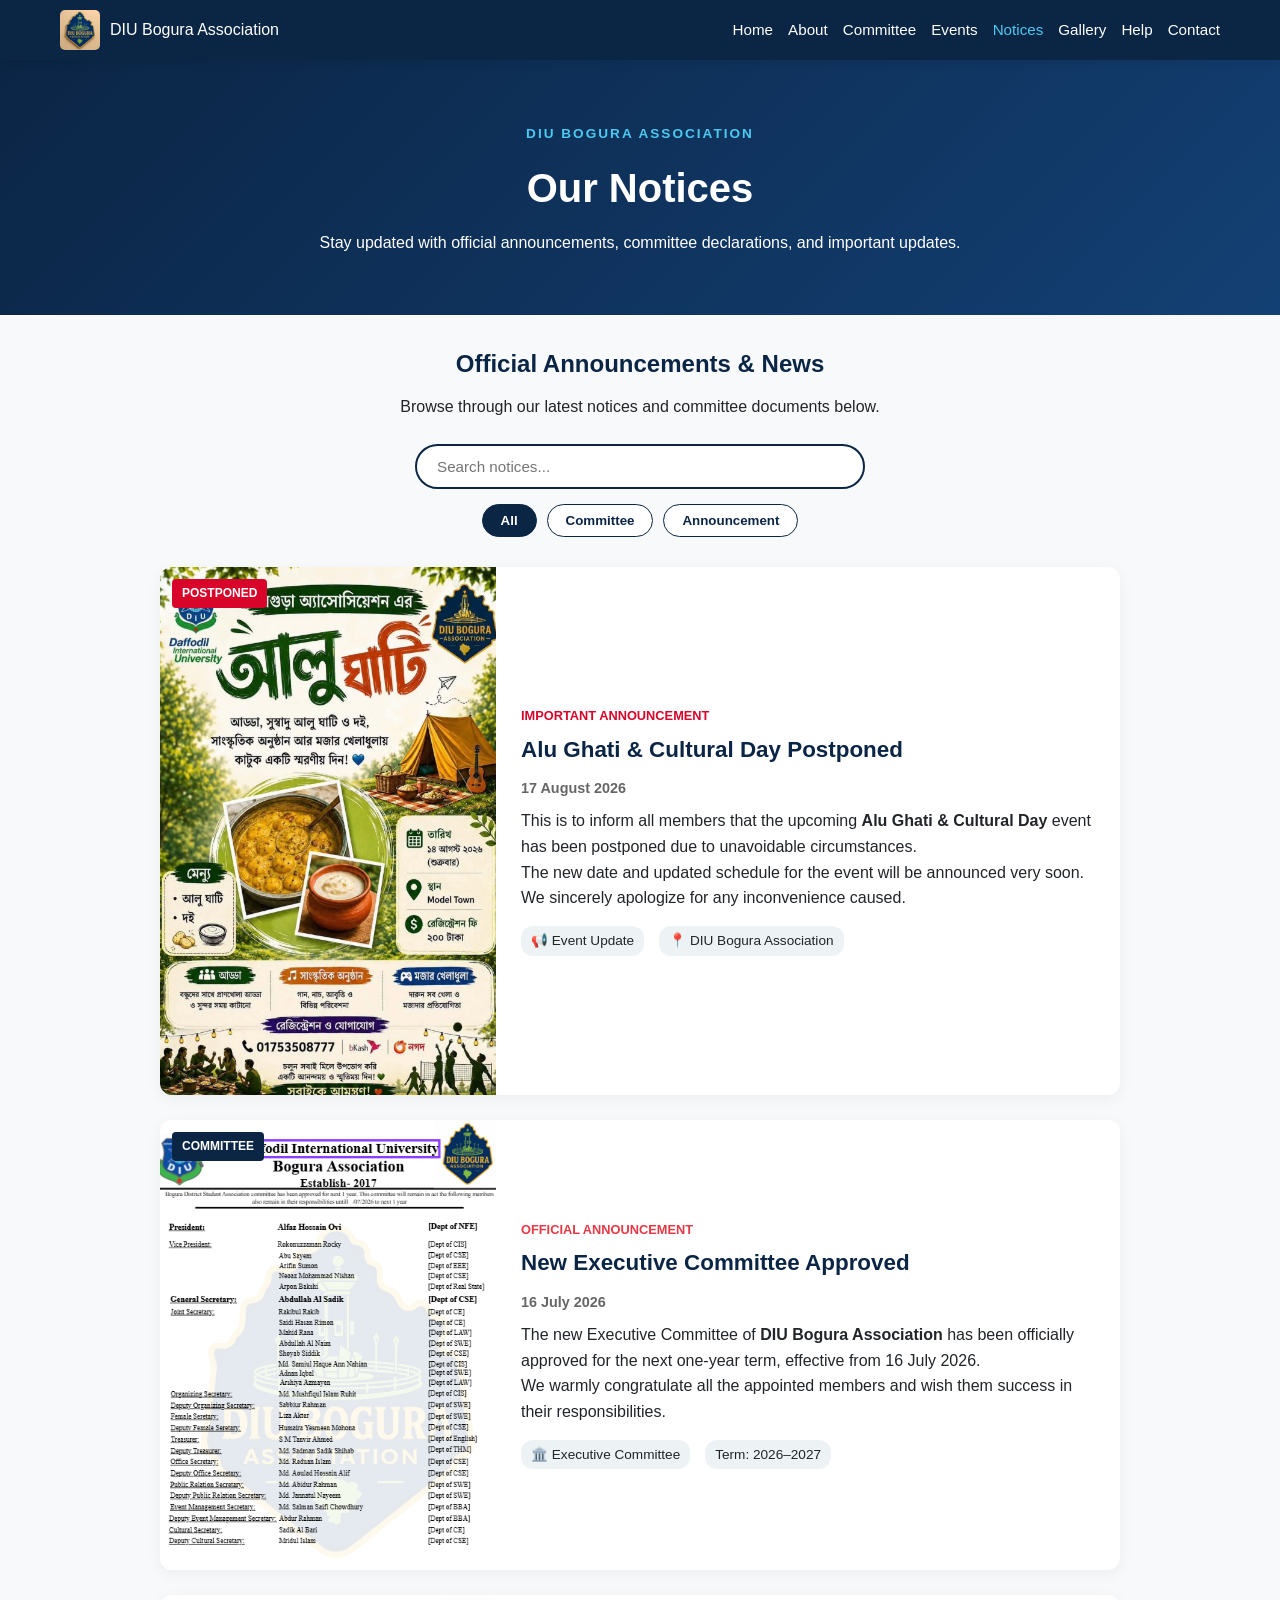
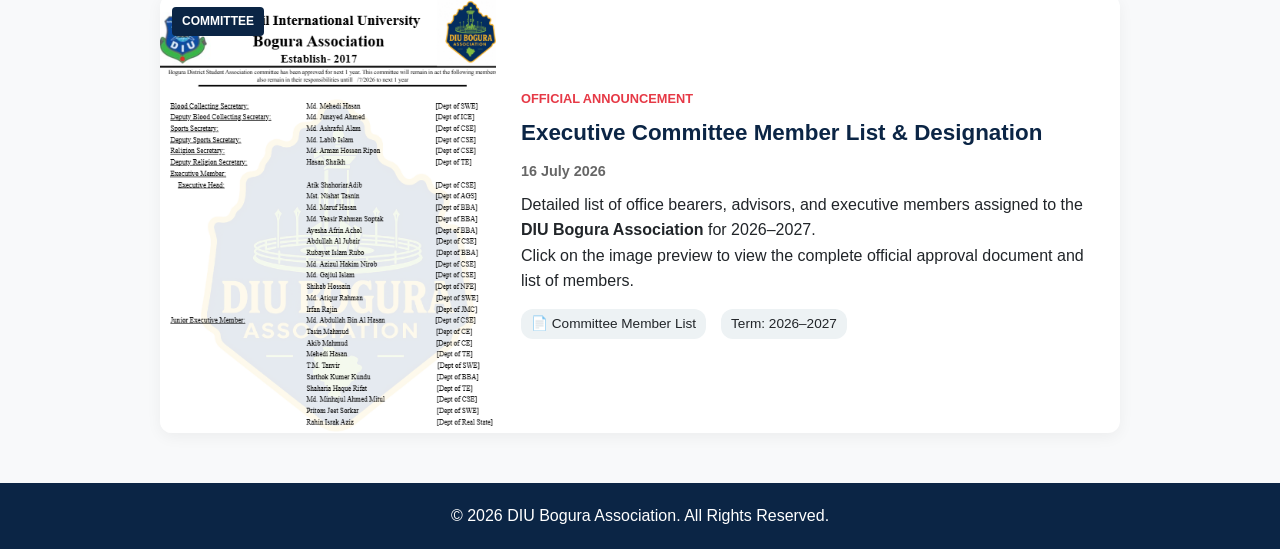
<file: pages/notices.html>
<!DOCTYPE html>
<html lang="en">
<head>
    <meta charset="UTF-8">
    <meta name="viewport" content="width=device-width, initial-scale=1.0">
    <title>Notices | DIU Bogura Association</title>
    <link rel="stylesheet" href="../css/notices.css">
</head>
<body>

    <!-- Navigation Bar -->
    <header>
        <nav>
            <div class="logo">
                <a href="../index.html" style="display: flex; align-items: center; gap: 10px; text-decoration: none; color: white;">
                    <img src="../images/logo.jpg" alt="Logo" class="logo-img" style="height: 40px; width: auto; border-radius: 5px;">
                    <span>DIU Bogura Association</span>
                </a>
            </div>
            <ul class="nav-links">
                <li><a href="../index.html">Home</a></li>
                <li><a href="about.html">About</a></li>
                <li><a href="committee.html">Committee</a></li>
                <li><a href="events.html">Events</a></li>
                <li><a href="notices.html" class="active">Notices</a></li>
                <li><a href="gallery.html">Gallery</a></li>
                <li><a href="help.html">Help</a></li>
                <li><a href="contact.html">Contact</a></li>
            </ul>
        </nav>
    </header>

    <!-- Main Content -->
    <main class="events-page">
        <!-- Hero Section -->
        <section class="events-hero">
            <div class="events-hero-content">
                <span class="small-title">DIU BOGURA ASSOCIATION</span>
                <h1>Our Notices</h1>
                <p>Stay updated with official announcements, committee declarations, and important updates.</p>
            </div>
        </section>

        <!-- Search & Filter Section -->
        <section class="events-intro">
            <h2>Official Announcements & News</h2>
            <p>Browse through our latest notices and committee documents below.</p>
            
            <div class="search-filter-wrapper">
                <input type="text" id="searchInput" class="notice-search-input" placeholder="Search notices...">
                <div class="filter-container">
                    <button class="filter-btn active" data-category="all">All</button>
                    <button class="filter-btn" data-category="committee">Committee</button>
                    <button class="filter-btn" data-category="announcement">Announcement</button>
                </div>
            </div>
        </section>

        <!-- Notices Wrapper -->
        <div class="cards-wrapper">
            
            <!-- NOTICE 01 (Alu Ghati Postponed Notice - Latest) -->
            <article class="event-card notice-card" data-category="announcement">
                <div class="event-image notice-image">
                    <img src="../images/events/alu-ghati-2026.png" alt="Alu Ghati Event Postponed Notice">
                    <span class="date-badge notice-badge" style="background-color: #d90429;">POSTPONED</span>
                </div>
                <div class="event-content notice-content">
                    <span class="event-category notice-category" style="color: #d90429;">IMPORTANT ANNOUNCEMENT</span>
                    <h2>Alu Ghati & Cultural Day Postponed</h2>
                    <p class="notice-date" style="font-weight: 600; color: #666; font-size: 0.9rem; margin-bottom: 8px;">17 August 2026</p>
                    <p>This is to inform all members that the upcoming <strong>Alu Ghati & Cultural Day</strong> event has been postponed due to unavoidable circumstances.</p>
                    <p>The new date and updated schedule for the event will be announced very soon. We sincerely apologize for any inconvenience caused.</p>
                    <div class="event-info notice-footer">
                        <span>📢 Event Update</span>
                        <span>📍 DIU Bogura Association</span>
                    </div>
                </div>
            </article>

            <!-- NOTICE 02 (Executive Committee Approval Page 1) -->
            <article class="event-card notice-card" data-category="committee">
                <div class="event-image notice-image committee-image">
                    <img src="../images/notices/committee-page-1.png" alt="DIU Bogura Association Executive Committee - Page 1">
                    <span class="date-badge notice-badge">COMMITTEE</span>
                </div>
                <div class="event-content notice-content">
                    <span class="event-category notice-category">OFFICIAL ANNOUNCEMENT</span>
                    <h2>New Executive Committee Approved</h2>
                    <p class="notice-date" style="font-weight: 600; color: #666; font-size: 0.9rem; margin-bottom: 8px;">16 July 2026</p>
                    <p>The new Executive Committee of <strong>DIU Bogura Association</strong> has been officially approved for the next one-year term, effective from 16 July 2026.</p>
                    <p>We warmly congratulate all the appointed members and wish them success in their responsibilities.</p>
                    <div class="event-info notice-footer">
                        <span>🏛️ Executive Committee</span>
                        <span>Term: 2026–2027</span>
                    </div>
                </div>
            </article>

            <!-- NOTICE 03 (Executive Committee Member Details Page 2) -->
            <article class="event-card notice-card committee-card" data-category="committee">
                <div class="event-image notice-image committee-image">
                    <img src="../images/notices/committee-page-2.png" alt="DIU Bogura Association Executive Committee - Page 2">
                    <span class="date-badge notice-badge">COMMITTEE</span>
                </div>
                <div class="event-content notice-content">
                    <span class="event-category notice-category">OFFICIAL ANNOUNCEMENT</span>
                    <h2>Executive Committee Member List & Designation</h2>
                    <p class="notice-date" style="font-weight: 600; color: #666; font-size: 0.9rem; margin-bottom: 8px;">16 July 2026</p>
                    <p>Detailed list of office bearers, advisors, and executive members assigned to the <strong>DIU Bogura Association</strong> for 2026–2027.</p>
                    <p>Click on the image preview to view the complete official approval document and list of members.</p>
                    <div class="event-info notice-footer">
                        <span>📄 Committee Member List</span>
                        <span>Term: 2026–2027</span>
                    </div>
                </div>
            </article>

        </div>
    </main>

    <!-- Modal Lightbox for Image Preview -->
    <div id="imageModal" class="modal">
        <span class="close-modal">&times;</span>
        <img class="modal-content" id="imgFull">
    </div>

    <!-- Footer -->
    <footer class="events-footer">
        <p>© 2026 DIU Bogura Association. All Rights Reserved.</p>
    </footer>

    <script src="../js/notices.js"></script>
</body>
</html>
</file>
<file: css/style.css>
* {
    margin: 0;
    padding: 0;
    box-sizing: border-box;
}

html {
    scroll-behavior: smooth;
}

body {
    font-family: Arial, Helvetica, sans-serif;
    line-height: 1.6;
    color: #222;
    background-color: #f5f7fa;
}




header {
    background: #0b2d5c;
    position: sticky;
    top: 0;
    z-index: 1000;
    box-shadow: 0 3px 12px rgba(0, 0, 0, 0.15);
}

nav {
    max-width: 1200px;
    margin: auto;
    padding: 15px 25px;

    display: flex;
    align-items: center;
    justify-content: space-between;
}

.logo {
    color: white;
    font-size: 22px;
    font-weight: bold;
    white-space: nowrap;
}

.nav-links {
    list-style: none;
    display: flex;
    gap: 22px;
}

.nav-links a {
    color: white;
    text-decoration: none;
    font-size: 15px;
    font-weight: 500;
    transition: 0.3s;
}

.nav-links a:hover {
    color: #ffd43b;
}



.hero {
    min-height: 570px;

    display: flex;
    align-items: center;
    justify-content: center;

    text-align: center;

    background:
        linear-gradient(
            rgba(11, 45, 92, 0.82),
            rgba(11, 45, 92, 0.82)
        ),
        url("../images/diu-bogura.jpg");

    background-size: cover;
    background-position: center;
}

.hero-content {
    max-width: 850px;
    padding: 30px;
    color: white;
}

.hero-content h1 {
    font-size: 52px;
    line-height: 1.2;
    margin-bottom: 20px;
}

.hero-content p {
    font-size: 19px;
    margin-bottom: 30px;
}




.btn {
    display: inline-block;
    padding: 13px 30px;

    background: #ffd43b;
    color: #0b2d5c;

    text-decoration: none;
    font-weight: bold;

    border-radius: 6px;

    transition: 0.3s;
}

.btn:hover {
    background: white;
    transform: translateY(-2px);
}




.container,
.about,
.services,
.events {
    max-width: 1200px;
    margin: auto;
    padding: 60px 25px;
    text-align: center;
}

.section-title,
.about h2,
.services h2,
.events h2 {
    color: #0b2d5c;
    font-size: 32px;
    margin-bottom: 20px;
}

.about p {
    max-width: 800px;
    margin: auto;
    color: #555;
    font-size: 17px;
}



.service-container {
    margin-top: 35px;

    display: grid;
    grid-template-columns: repeat(3, 1fr);
    gap: 25px;
}

.service-card {
    background: white;
    padding: 30px 20px;

    border-radius: 10px;

    box-shadow: 0 5px 20px rgba(0, 0, 0, 0.08);

    transition: 0.3s;
}

.service-card:hover {
    transform: translateY(-7px);
    box-shadow: 0 10px 25px rgba(0, 0, 0, 0.13);
}

.service-card h3 {
    color: #0b2d5c;
    margin-bottom: 12px;
    font-size: 21px;
}

.service-card p {
    color: #666;
}



.grid-container {
    display: grid;
    grid-template-columns: repeat(auto-fit, minmax(260px, 1fr));
    gap: 25px;
    padding: 20px 0;
}

.card {
    background: transparent;
    border-radius: 12px;
    overflow: hidden;

    box-shadow: 0 6px 15px rgba(0, 0, 0, 0.15);

    transition:
        transform 0.4s ease,
        box-shadow 0.4s ease;

    cursor: pointer;
}

.card img {
    width: 100%;
    height: auto;
    display: block;

    border-radius: 12px;

    transition: transform 0.4s ease;
}



.card:hover {
    transform: translateY(-8px);

    box-shadow:
        0 12px 25px rgba(0, 0, 0, 0.3);
}

.card:hover img {
    transform: scale(1.03);
}



footer {
    background: #071d3b;
    color: white;
    text-align: center;
    padding: 25px;
}

footer p {
    font-size: 14px;
}



@media (max-width: 900px) {

    nav {
        flex-direction: column;
        gap: 15px;
    }

    .nav-links {
        flex-wrap: wrap;
        justify-content: center;
        gap: 12px;
    }

    .hero-content h1 {
        font-size: 40px;
    }

    .service-container {
        grid-template-columns: 1fr;
    }
}


@media (max-width: 600px) {

    .logo {
        font-size: 19px;
    }

    .nav-links {
        gap: 8px;
    }

    .nav-links a {
        font-size: 13px;
    }

    .hero {
        min-height: 480px;
    }

    .hero-content h1 {
        font-size: 32px;
    }

    .hero-content p {
        font-size: 16px;
    }

    .section-title,
    .about h2,
    .services h2,
    .events h2 {
        font-size: 27px;
    }

    .grid-container {
        grid-template-columns:
            repeat(auto-fit, minmax(200px, 1fr));

        gap: 15px;
    }
}
</file>
<file: css/contact.css>
/* Reset and General Setup */
* {
    margin: 0;
    padding: 0;
    box-sizing: border-box;
    font-family: 'Segoe UI', Tahoma, Geneva, Verdana, sans-serif;
}

body {
    background-color: #f8fafc;
}

/* Header & Navigation Bar */
header {
    background-color: #0b2545;
    padding: 15px 5%;
    position: sticky;
    top: 0;
    z-index: 100;
    box-shadow: 0 2px 10px rgba(0,0,0,0.1);
}

nav {
    display: flex;
    justify-content: space-between;
    align-items: center;
    max-width: 1200px;
    margin: 0 auto;
}

.nav-links {
    display: flex;
    list-style: none;
    gap: 25px;
    align-items: center;
}

.nav-links li a {
    color: #ffffff;
    text-decoration: none;
    font-size: 1rem;
    font-weight: 500;
    transition: color 0.3s ease;
}

.nav-links li a:hover,
.nav-links li a.active {
    color: #38bdf8;
}

/* Contact Hero Section */
.contact-hero {
    background: linear-gradient(135deg, #0b2545 0%, #134074 100%);
    color: #ffffff;
    text-align: center;
    padding: 50px 20px 70px 20px;
}

.contact-hero-content .small-title {
    font-size: 0.85rem;
    letter-spacing: 2px;
    color: #ee6c4d;
    font-weight: 700;
}

.contact-hero-content h1 {
    font-size: 2.3rem;
    margin: 10px 0;
}

.contact-hero-content p {
    font-size: 1rem;
    color: #e0e1dd;
}

/* Main Layout */
.contact-container {
    max-width: 1100px;
    margin: -40px auto 60px auto;
    padding: 0 20px;
    display: grid;
    grid-template-columns: 1.3fr 1fr;
    gap: 30px;
}

@media (max-width: 768px) {
    nav {
        flex-direction: column;
        gap: 15px;
    }
    .contact-container {
        grid-template-columns: 1fr;
    }
}

/* Form Styles */
.contact-form-card {
    background: #ffffff;
    padding: 35px;
    border-radius: 12px;
    box-shadow: 0 10px 25px rgba(0,0,0,0.08);
}

.contact-form-card h2 {
    color: #0b2545;
    margin-bottom: 5px;
}

.contact-form-card p {
    color: #666;
    font-size: 0.9rem;
    margin-bottom: 25px;
}

.form-group {
    margin-bottom: 20px;
    display: flex;
    flex-direction: column;
}

.form-group label {
    margin-bottom: 8px;
    font-weight: 600;
    color: #333;
    font-size: 0.95rem;
}

.form-group input {
    width: 100%;
    padding: 12px 15px;
    border: 1px solid #cbd5e1;
    border-radius: 6px;
    font-size: 0.95rem;
    outline: none;
    box-sizing: border-box;
}

.form-group input:focus {
    border-color: #0b2545;
}

.submit-btn {
    width: 100%;
    padding: 14px;
    background-color: #0b2545;
    color: white;
    border: none;
    border-radius: 6px;
    font-size: 1rem;
    font-weight: 600;
    cursor: pointer;
    transition: background 0.3s ease;
}

.submit-btn:hover {
    background-color: #134074;
}

.form-status {
    margin-top: 15px;
    font-size: 0.95rem;
    text-align: center;
}

/* Info Cards Right Side */
.contact-info-cards {
    display: flex;
    flex-direction: column;
    gap: 20px;
}

.info-card {
    background: #ffffff;
    padding: 25px;
    border-radius: 12px;
    box-shadow: 0 10px 25px rgba(0,0,0,0.08);
    display: flex;
    gap: 20px;
    align-items: flex-start;
}

.info-icon {
    font-size: 2.2rem;
    padding: 12px;
    border-radius: 10px;
    display: flex;
    align-items: center;
    justify-content: center;
}

.fb-card .info-icon {
    background-color: #e7f1fe;
    color: #1877f2;
}

.phone-card .info-icon {
    background-color: #e6f7ed;
    color: #10b981;
}

.info-details h3 {
    color: #0b2545;
    font-size: 1.2rem;
    margin-bottom: 5px;
}

.info-details p {
    color: #666;
    font-size: 0.88rem;
    margin-bottom: 15px;
    line-height: 1.4;
}

.info-link {
    display: inline-block;
    padding: 10px 18px;
    background-color: #1877f2;
    color: white;
    text-decoration: none;
    border-radius: 6px;
    font-weight: 600;
    font-size: 0.9rem;
    transition: background 0.3s ease;
}

.info-link:hover {
    background-color: #145dbf;
}

.info-link.phone-link {
    background-color: #10b981;
}

.info-link.phone-link:hover {
    background-color: #059669;
}

/* Footer */
.events-footer {
    background-color: #0b2545;
    color: #ffffff;
    text-align: center;
    padding: 20px;
    font-size: 0.9rem;
}
</file>
<file: css/notices.css>
/* Reset & General Styles */
* {
    margin: 0;
    padding: 0;
    box-sizing: border-box;
    font-family: 'Segoe UI', Arial, sans-serif;
}

body {
    background-color: #f8f9fa;
    color: #212529;
    line-height: 1.6;
}

/* Header & Nav */
header {
    background-color: #0b2545;
    padding: 10px 0;
    position: sticky;
    top: 0;
    z-index: 100;
    box-shadow: 0 2px 10px rgba(0,0,0,0.1);
}

nav {
    max-width: 1200px;
    margin: 0 auto;
    display: flex;
    justify-content: space-between;
    align-items: center;
    padding: 0 20px;
}

.logo-img {
    height: 40px;
    width: auto;
    border-radius: 5px;
}

.nav-links {
    display: flex;
    list-style: none;
    gap: 15px;
}

.nav-links a {
    color: #ffffff;
    text-decoration: none;
    font-size: 0.95rem;
    transition: color 0.3s;
}

.nav-links a:hover, .nav-links a.active {
    color: #4cc9f0;
}

/* Hero Section */
.events-hero {
    background: linear-gradient(135deg, #0b2545 0%, #134074 100%);
    color: #ffffff;
    text-align: center;
    padding: 60px 20px;
}

.small-title {
    font-size: 0.85rem;
    letter-spacing: 2px;
    color: #4cc9f0;
    font-weight: bold;
}

.events-hero h1 {
    font-size: 2.5rem;
    margin: 10px 0;
}

/* Intro & Search/Filter */
.events-intro {
    max-width: 800px;
    margin: 30px auto;
    text-align: center;
    padding: 0 20px;
}

.events-intro h2 {
    color: #0b2545;
    margin-bottom: 10px;
}

.search-filter-wrapper {
    margin-top: 25px;
    display: flex;
    flex-direction: column;
    align-items: center;
    gap: 15px;
}

.notice-search-input {
    width: 100%;
    max-width: 450px;
    padding: 12px 20px;
    border: 2px solid #0b2545;
    border-radius: 30px;
    outline: none;
    font-size: 0.95rem;
    transition: border-color 0.3s, box-shadow 0.3s;
}

.notice-search-input:focus {
    border-color: #4cc9f0;
    box-shadow: 0 0 8px rgba(76, 201, 240, 0.4);
}

.filter-container {
    display: flex;
    gap: 10px;
    flex-wrap: wrap;
    justify-content: center;
}

.filter-btn {
    padding: 8px 18px;
    border: 1px solid #0b2545;
    background: #ffffff;
    color: #0b2545;
    border-radius: 20px;
    cursor: pointer;
    font-weight: 600;
    transition: all 0.3s ease;
}

.filter-btn.active, .filter-btn:hover {
    background: #0b2545;
    color: #ffffff;
}

/* Cards Wrapper */
.cards-wrapper {
    max-width: 1000px;
    margin: 0 auto 50px;
    padding: 0 20px;
    display: flex;
    flex-direction: column;
    gap: 25px;
}

.event-card {
    display: flex;
    background: #ffffff;
    border-radius: 12px;
    overflow: hidden;
    box-shadow: 0 4px 15px rgba(0,0,0,0.05);
    transition: transform 0.3s ease, opacity 0.4s ease;
    opacity: 0;
    transform: translateY(20px);
}

.event-card.visible {
    opacity: 1;
    transform: translateY(0);
}

.event-card:hover {
    transform: translateY(-4px);
    box-shadow: 0 8px 25px rgba(0,0,0,0.1);
}

.event-image {
    position: relative;
    width: 35%;
    min-width: 260px;
    cursor: pointer;
    overflow: hidden;
}

.event-image img {
    width: 100%;
    height: 100%;
    object-fit: cover;
    transition: transform 0.4s ease;
}

.event-card:hover .event-image img {
    transform: scale(1.06);
}

.date-badge {
    position: absolute;
    top: 12px;
    left: 12px;
    background: #0b2545;
    color: #ffffff;
    font-size: 0.75rem;
    font-weight: bold;
    padding: 5px 10px;
    border-radius: 4px;
}

.event-content {
    padding: 25px;
    width: 65%;
    display: flex;
    flex-direction: column;
    justify-content: center;
}

.event-category {
    font-size: 0.8rem;
    color: #e63946;
    font-weight: 700;
    text-transform: uppercase;
    margin-bottom: 5px;
}

.event-content h2 {
    color: #0b2545;
    font-size: 1.4rem;
    margin-bottom: 10px;
}

.event-info {
    display: flex;
    gap: 15px;
    margin-top: 15px;
    flex-wrap: wrap;
}

.event-info span {
    background: #edf2f4;
    padding: 4px 10px;
    border-radius: 12px;
    font-size: 0.85rem;
}

.event-fee {
    margin-top: 10px;
    color: #2b9348;
}

/* Lightbox Modal */
.modal {
    display: none;
    position: fixed;
    z-index: 1000;
    top: 0; left: 0;
    width: 100%; height: 100%;
    background: rgba(0, 0, 0, 0.85);
    justify-content: center;
    align-items: center;
}

.modal-content {
    max-width: 85%;
    max-height: 85%;
    border-radius: 8px;
}

.close-modal {
    position: absolute;
    top: 20px;
    right: 35px;
    color: #fff;
    font-size: 40px;
    cursor: pointer;
}

/* Footer */
.events-footer {
    background: #0b2545;
    color: #ffffff;
    text-align: center;
    padding: 20px;
    margin-top: auto;
}

/* Responsive Styles */
@media (max-width: 768px) {
    .event-card {
        flex-direction: column;
    }
    .event-image, .event-content {
        width: 100%;
    }
    .event-image {
        height: 200px;
    }
    .nav-links {
        display: none;
    }
    /* ================= COLOR FIX FOR EVENTS PAGE ================= */
body {
    background-color: #f8f9fa !important;
    color: #212529 !important;
    margin: 0;
    padding: 0;
}

/* Hero Section শুধুই উপরের নীল ব্যাকগ্রাউন্ড ধরে রাখবে */
.events-hero {
    background: linear-gradient(135deg, #0b2545 0%, #134074 100%) !important;
    color: #ffffff !important;
    text-align: center;
    padding: 60px 20px;
}

/* Main সেকশন এবং লেখাগুলোকে সাদা ব্যাকগ্রাউন্ডে স্পষ্ট করা */
.events-page {
    background-color: #f8f9fa !important;
    color: #333333 !important;
}

.events-intro h2 {
    color: #0b2545 !important;
}

.events-intro p {
    color: #444444 !important;
}
}
</file>
<file: css/help.css>
/* Reset and General Styles */
* {
    margin: 0;
    padding: 0;
    box-sizing: border-box;
    font-family: 'Segoe UI', Tahoma, Geneva, Verdana, sans-serif;
}

body {
    background-color: #f8fafc;
}

/* Header & Navigation Bar (২য় ছবির মতো ডিজাইনের জন্য) */
header {
    background-color: #0b2545; /* Dark Blue */
    padding: 15px 5%;
    position: sticky;
    top: 0;
    z-index: 100;
    box-shadow: 0 2px 10px rgba(0,0,0,0.1);
}

nav {
    display: flex;
    justify-content: space-between;
    align-items: center;
    max-width: 1200px;
    margin: 0 auto;
}

.logo a {
    display: flex;
    align-items: center;
    gap: 12px;
    text-decoration: none;
    color: #ffffff;
    font-size: 1.25rem;
    font-weight: 700;
}

.logo-img {
    height: 45px;
    width: auto;
    border-radius: 6px;
    object-fit: contain;
}

.nav-links {
    display: flex;
    list-style: none;
    gap: 25px;
    align-items: center;
}

.nav-links li a {
    color: #ffffff;
    text-decoration: none;
    font-size: 1rem;
    font-weight: 500;
    transition: color 0.3s ease;
}

.nav-links li a:hover,
.nav-links li a.active {
    color: #38bdf8; /* Highlight Sky Blue Color */
}

/* Response Layout for Mobile Screen */
@media (max-width: 768px) {
    nav {
        flex-direction: column;
        gap: 15px;
    }
    
    .nav-links {
        flex-wrap: wrap;
        justify-content: center;
        gap: 15px;
    }
}

/* Help Page Hero Section */
.help-page {
    min-height: 80vh;
}

.help-hero {
    background: linear-gradient(135deg, #0b2545 0%, #134074 100%);
    color: #ffffff;
    text-align: center;
    padding: 60px 20px 80px 20px;
}

.help-hero-content .small-title {
    font-size: 0.85rem;
    letter-spacing: 2px;
    color: #ee6c4d;
    font-weight: 700;
}

.help-hero-content h1 {
    font-size: 2.5rem;
    margin: 10px 0;
}

.help-hero-content p {
    font-size: 1.1rem;
    color: #e0e1dd;
    max-width: 600px;
    margin: 0 auto;
}

/* Category Cards Section */
.help-categories-section {
    max-width: 1100px;
    margin: -40px auto 40px auto;
    padding: 0 20px;
}

.category-cards-wrapper {
    display: grid;
    grid-template-columns: repeat(auto-fit, minmax(300px, 1fr));
    gap: 25px;
}

.help-card {
    background: #ffffff;
    padding: 30px;
    border-radius: 12px;
    box-shadow: 0 10px 25px rgba(0,0,0,0.08);
    text-align: center;
    transition: transform 0.3s ease, box-shadow 0.3s ease;
    display: flex;
    flex-direction: column;
    justify-content: space-between;
}

.help-card:hover {
    transform: translateY(-5px);
    box-shadow: 0 15px 30px rgba(0,0,0,0.12);
}

.help-card .icon {
    font-size: 2.5rem;
    margin-bottom: 15px;
}

.help-card h3 {
    color: #0b2545;
    font-size: 1.4rem;
    margin-bottom: 10px;
}

.help-card p {
    color: #666;
    font-size: 0.95rem;
    line-height: 1.6;
    margin-bottom: 20px;
}

.card-btn {
    display: inline-block;
    padding: 10px 20px;
    background-color: #0b2545;
    color: #ffffff;
    text-decoration: none;
    border-radius: 6px;
    font-weight: 600;
    transition: background 0.3s ease;
}

.card-btn:hover {
    background-color: #134074;
}

.card-btn.external {
    background-color: #1877f2;
}

.card-btn.external:hover {
    background-color: #145dbf;
}

.card-btn.emergency-btn {
    background-color: #d90429;
}

.card-btn.emergency-btn:hover {
    background-color: #b00020;
}

/* Form Section */
.help-form-section {
    max-width: 900px;
    margin: 40px auto 60px auto;
    padding: 0 20px;
    display: grid;
    grid-template-columns: 2fr 1fr;
    gap: 30px;
}

@media (max-width: 768px) {
    .help-form-section {
        grid-template-columns: 1fr;
    }
}

.form-container {
    background: #ffffff;
    padding: 30px;
    border-radius: 12px;
    box-shadow: 0 5px 20px rgba(0,0,0,0.05);
}

.form-container h2 {
    color: #0b2545;
    margin-bottom: 5px;
}

.form-container p {
    color: #666;
    font-size: 0.9rem;
    margin-bottom: 20px;
}

.form-group {
    margin-bottom: 18px;
}

.form-group label {
    display: block;
    margin-bottom: 6px;
    font-weight: 600;
    color: #333;
}

.form-group input, 
.form-group select, 
.form-group textarea {
    width: 100%;
    padding: 12px;
    border: 1px solid #cbd5e1;
    border-radius: 6px;
    font-size: 0.95rem;
    outline: none;
    box-sizing: border-box;
}

.form-group input:focus, 
.form-group select:focus, 
.form-group textarea:focus {
    border-color: #0b2545;
}

.submit-btn {
    width: 100%;
    padding: 12px;
    background-color: #0b2545;
    color: white;
    border: none;
    border-radius: 6px;
    font-size: 1rem;
    font-weight: 600;
    cursor: pointer;
    transition: background 0.3s ease;
}

.submit-btn:hover {
    background-color: #134074;
}

.form-status {
    margin-top: 15px;
    font-size: 0.95rem;
    text-align: center;
}

/* Social Connect Card */
.social-connect-card {
    background: #ffffff;
    padding: 25px;
    border-radius: 12px;
    box-shadow: 0 5px 20px rgba(0,0,0,0.05);
    text-align: center;
    height: fit-content;
}

.social-connect-card h3 {
    color: #0b2545;
    margin-bottom: 10px;
}

.social-connect-card p {
    color: #666;
    font-size: 0.9rem;
    margin-bottom: 20px;
}

.fb-btn {
    display: block;
    padding: 12px;
    background-color: #1877f2;
    color: white;
    text-decoration: none;
    border-radius: 6px;
    font-weight: 600;
}

.fb-btn:hover {
    background-color: #145dbf;
}

/* Footer Style */
.events-footer {
    background-color: #0b2545;
    color: #ffffff;
    text-align: center;
    padding: 20px;
    font-size: 0.9rem;
}
</file>
